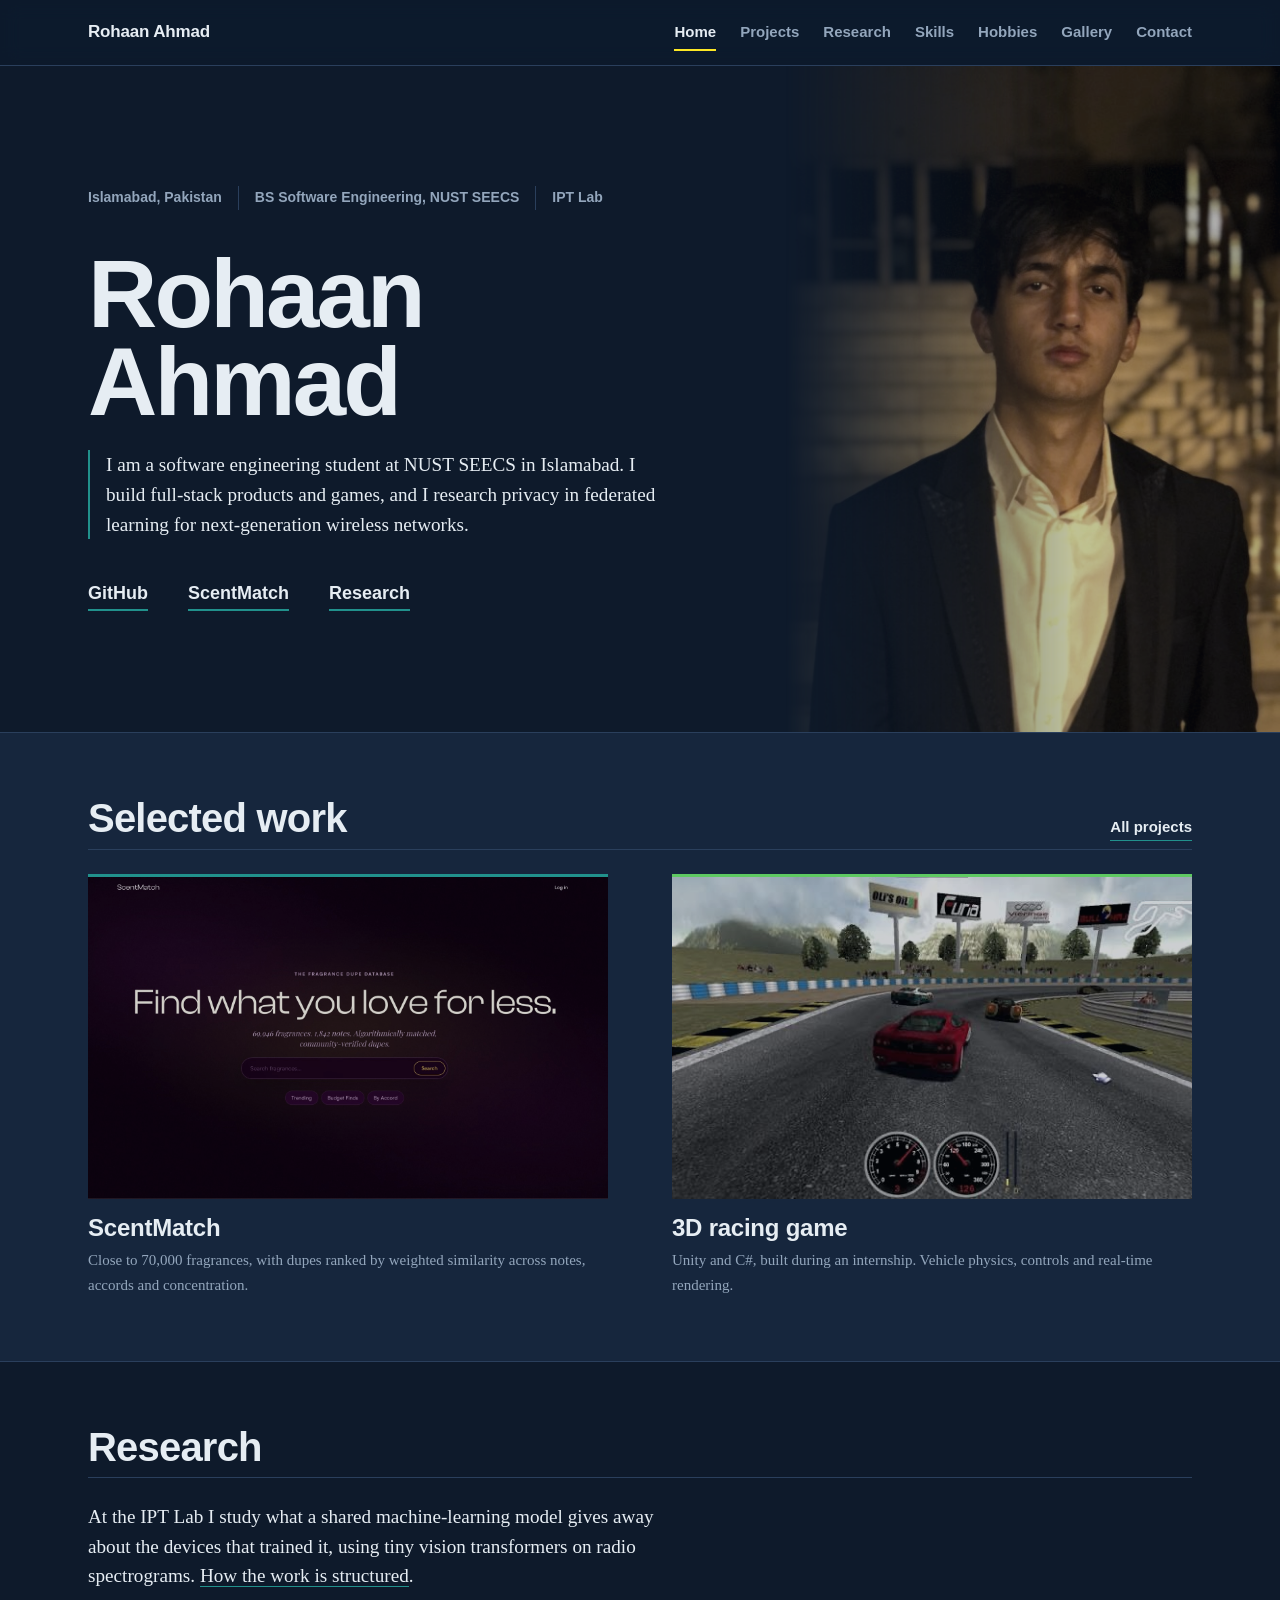
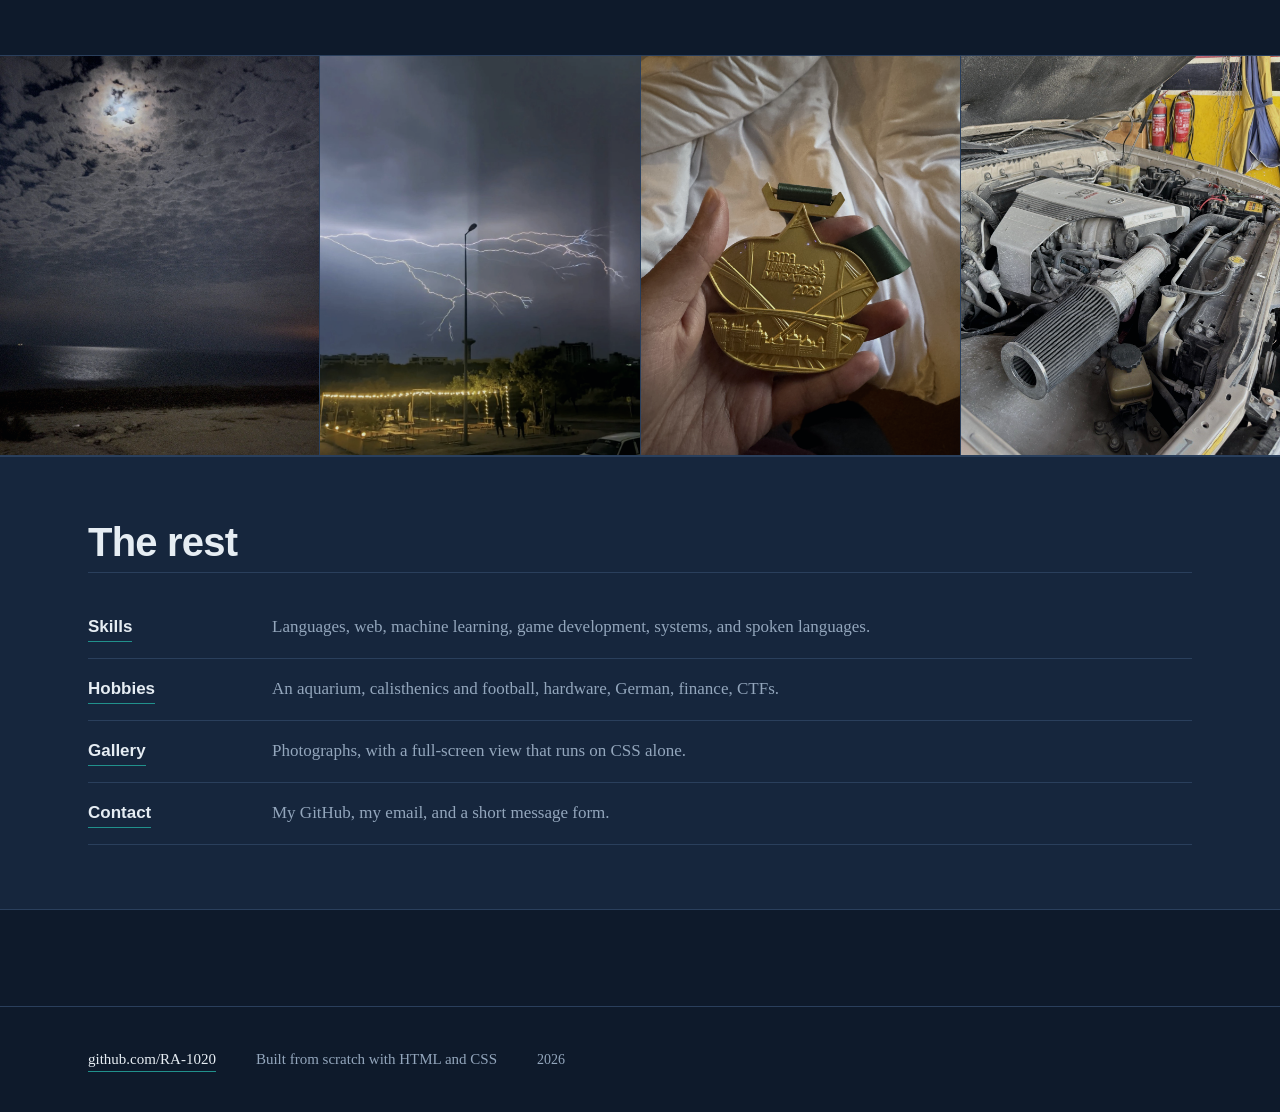
<file: index.html>
<!DOCTYPE html>
<html lang="en">
<head>
  <meta charset="utf-8">
  <meta name="viewport" content="width=device-width, initial-scale=1">
  <title>Rohaan Ahmad — software engineering student</title>
  <meta name="description" content="Rohaan Ahmad, software engineering student at NUST SEECS. I build full-stack products and games, and research privacy in federated learning for next-generation wireless networks.">
  <link rel="stylesheet" href="css/style.css">
</head>
<body>
  <a class="skip" href="#main">Skip to content</a>

  <header class="site">
    <div class="site-in">
      <a class="brand" href="index.html">Rohaan Ahmad</a>
      <nav class="nav" aria-label="Main">
        <ul>
          <li><a href="index.html" aria-current="page">Home</a></li>
          <li><a href="projects.html">Projects</a></li>
          <li><a href="research.html">Research</a></li>
          <li><a href="skills.html">Skills</a></li>
          <li><a href="hobbies.html">Hobbies</a></li>
          <li><a href="gallery.html">Gallery</a></li>
          <li><a href="contact.html">Contact</a></li>
        </ul>
      </nav>
    </div>
  </header>

  <main id="main">
    <section class="hero">
      <!-- object-position keeps the face in frame as the crop changes with the viewport -->
      <figure class="hero-photo photo" style="--photo-sat: 0.5; --photo-veil: 0.22; --photo-pos: 50% 34%">
        <img src="images/portrait.jpg" width="510" height="686" alt="Rohaan Ahmad, photographed at night.">
      </figure>
      <div class="wrap hero-in">
        <div class="hero-text">
          <ul class="rail list-plain">
            <li>Islamabad, Pakistan</li>
            <li>BS Software Engineering, NUST SEECS</li>
            <li>IPT Lab</li>
          </ul>
          <h1>Rohaan<br>Ahmad</h1>
          <p class="lede">I am a software engineering student at NUST SEECS in Islamabad. I build full-stack products and games, and I research privacy in federated learning for next-generation wireless networks.</p>
          <p class="hero-links">
            <a href="https://github.com/RA-1020">GitHub</a>
            <a href="https://scent-match-eight.vercel.app">ScentMatch</a>
            <a href="research.html">Research</a>
          </p>
        </div>
      </div>
    </section>

    <section class="band">
      <div class="wrap">
        <div class="section-head">
          <h2>Selected work</h2>
          <a href="projects.html">All projects</a>
        </div>
        <div class="work">
          <article style="--accent: #21918C">
            <a href="projects.html">
              <span class="shot photo" style="--photo-sat: 0.7; --photo-veil: 0.08; --photo-pos: 50% 34%">
                <img src="images/scentmatch.jpg" width="1600" height="949" loading="lazy" alt="Screenshot of the ScentMatch fragrance dupe discovery platform.">
              </span>
              <h3>ScentMatch</h3>
              <p>Close to 70,000 fragrances, with dupes ranked by weighted similarity across notes, accords and concentration.</p>
            </a>
          </article>
          <article style="--accent: #5EC962">
            <a href="projects.html">
              <span class="shot photo" style="--photo-sat: 0.6; --photo-veil: 0.16">
                <img src="images/racing.jpg" width="597" height="335" loading="lazy" alt="A third-person view of a racing game, with a car on a circuit and a speedometer.">
              </span>
              <h3>3D racing game</h3>
              <p>Unity and C#, built during an internship. Vehicle physics, controls and real-time rendering.</p>
            </a>
          </article>
        </div>
      </div>
    </section>

    <div class="wrap band-gap">
      <section class="section">
        <div class="section-head">
          <h2>Research</h2>
        </div>
        <p class="lede">At the IPT Lab I study what a shared machine-learning model gives away about the devices that trained it, using tiny vision transformers on radio spectrograms. <a href="research.html">How the work is structured</a>.</p>
      </section>
    </div>

    <!-- Each tile opens that photograph in the gallery's CSS lightbox. -->
    <section class="photostrip" aria-label="Photographs">
      <a class="photo" href="gallery.html#img-1" style="--photo-sat: 0.9; --photo-veil: 0.08; --photo-pos: 50% 44%">
        <img src="images/gallery-1.jpg" width="1600" height="1200" loading="lazy" alt="A full moon behind broken cloud over the sea at night.">
      </a>
      <a class="photo" href="gallery.html#img-4" style="--photo-sat: 0.9; --photo-veil: 0.08; --photo-pos: 50% 38%">
        <img src="images/gallery-2.jpg" width="897" height="1600" loading="lazy" alt="Forked lightning spreading across a night sky.">
      </a>
      <a class="photo" href="gallery.html#img-3" style="--photo-sat: 0.9; --photo-veil: 0.08; --photo-pos: 50% 48%">
        <img src="images/gallery-4.jpg" width="1200" height="1600" loading="lazy" alt="A gold finisher's medal from the Lahore Marathon held in one hand.">
      </a>
      <a class="photo" href="gallery.html#img-6" style="--photo-sat: 0.9; --photo-veil: 0.08; --photo-pos: 50% 46%">
        <img src="images/gallery-6.jpg" width="1200" height="1600" loading="lazy" alt="An open engine bay showing a V8 with an aftermarket cone air filter.">
      </a>
    </section>

    <section class="band">
      <div class="wrap">
        <div class="section-head">
          <h2>The rest</h2>
        </div>
        <ul class="list-plain index">
          <li><a href="skills.html">Skills</a><span>Languages, web, machine learning, game development, systems, and spoken languages.</span></li>
          <li><a href="hobbies.html">Hobbies</a><span>An aquarium, calisthenics and football, hardware, German, finance, CTFs.</span></li>
          <li><a href="gallery.html">Gallery</a><span>Photographs, with a full-screen view that runs on CSS alone.</span></li>
          <li><a href="contact.html">Contact</a><span>My GitHub, my email, and a short message form.</span></li>
        </ul>
      </div>
    </section>
  </main>

  <footer class="site-foot">
    <div class="site-foot-in">
      <a href="https://github.com/RA-1020">github.com/RA-1020</a>
      <span>Built from scratch with HTML and CSS</span>
      <small><time datetime="2026">2026</time></small>
    </div>
  </footer>
</body>
</html>
</file>
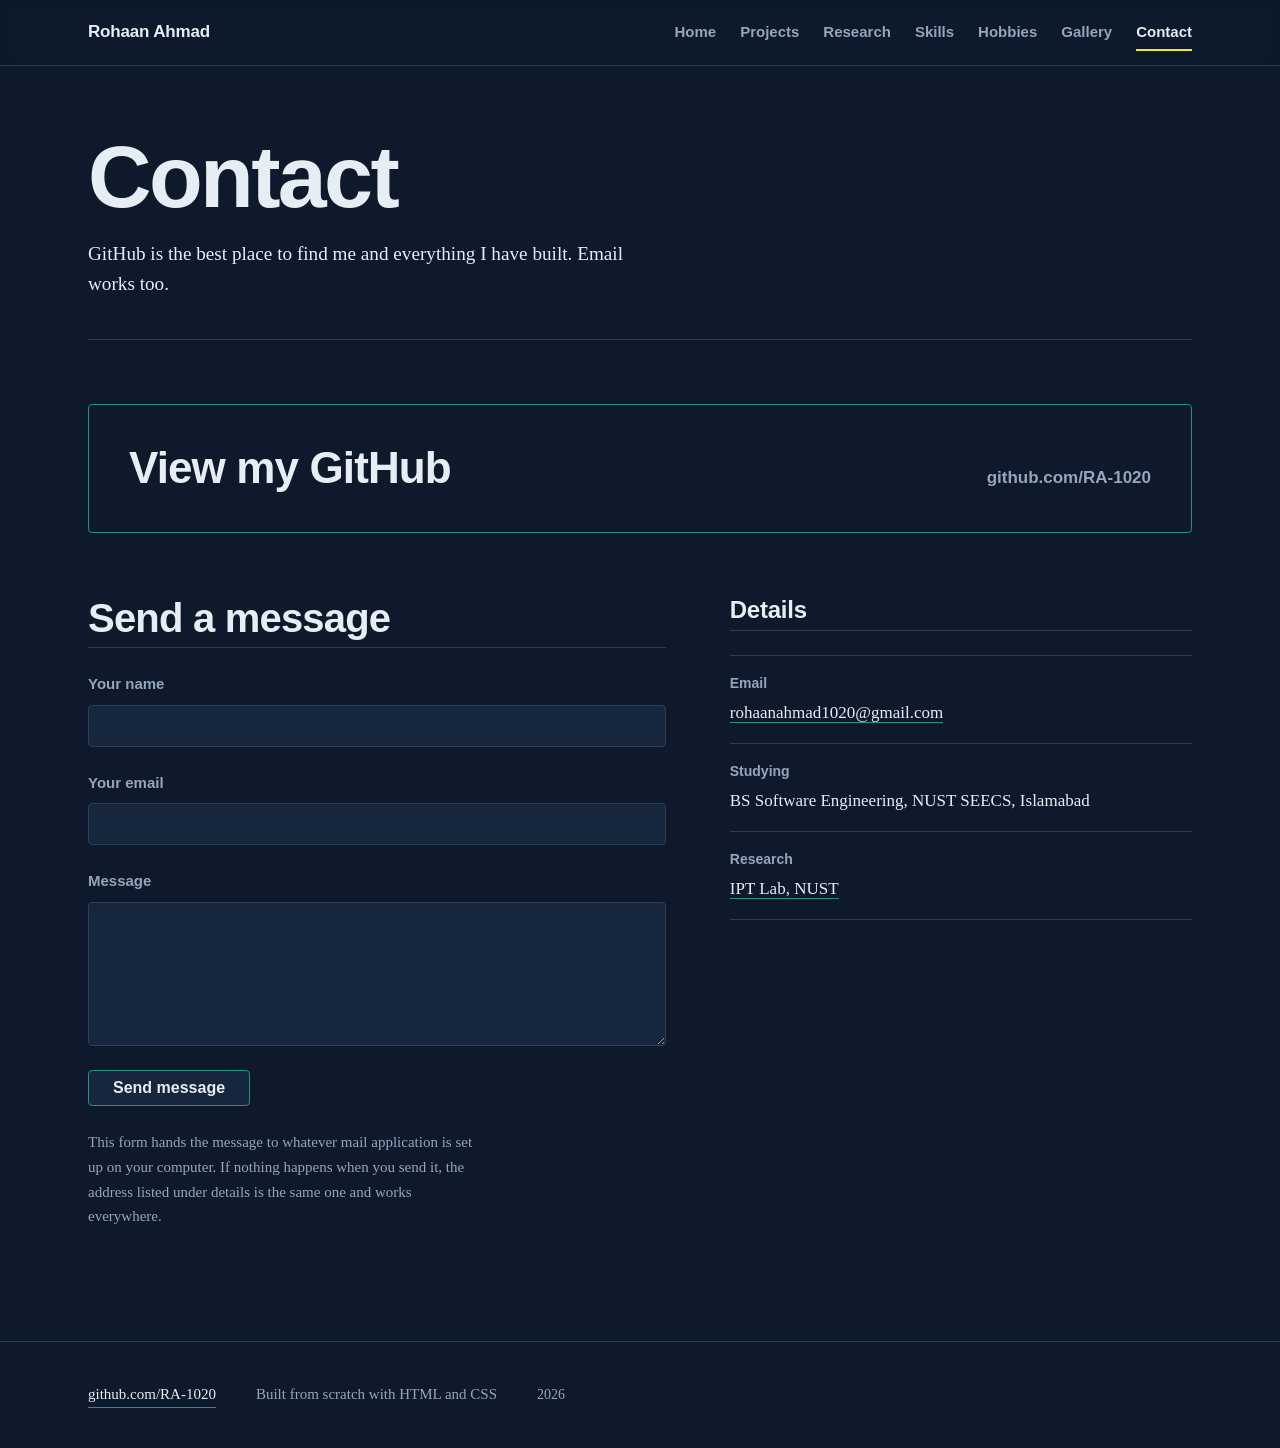
<file: contact.html>
<!DOCTYPE html>
<html lang="en">
<head>
  <meta charset="utf-8">
  <meta name="viewport" content="width=device-width, initial-scale=1">
  <title>Contact — Rohaan Ahmad</title>
  <meta name="description" content="Get in touch with Rohaan Ahmad through GitHub or email, or send a short message straight from the page.">
  <link rel="stylesheet" href="css/style.css">
</head>
<body>
  <a class="skip" href="#main">Skip to content</a>

  <header class="site">
    <div class="site-in">
      <a class="brand" href="index.html">Rohaan Ahmad</a>
      <nav class="nav" aria-label="Main">
        <ul>
          <li><a href="index.html">Home</a></li>
          <li><a href="projects.html">Projects</a></li>
          <li><a href="research.html">Research</a></li>
          <li><a href="skills.html">Skills</a></li>
          <li><a href="hobbies.html">Hobbies</a></li>
          <li><a href="gallery.html">Gallery</a></li>
          <li><a href="contact.html" aria-current="page">Contact</a></li>
        </ul>
      </nav>
    </div>
  </header>

  <main id="main">
    <div class="wrap">
      <div class="page-head">
        <h1>Contact</h1>
        <p class="lede">GitHub is the best place to find me and everything I have built. Email works too.</p>
      </div>

      <a class="cta" href="https://github.com/RA-1020">
        <span class="cta-title">View my GitHub</span>
        <span class="cta-url">github.com/RA-1020</span>
      </a>

      <section class="section">
        <div class="split">
          <div>
            <div class="section-head">
              <h2>Send a message</h2>
            </div>
            <!-- TODO: confirm rohaanahmad1020@gmail.com is the address to show publicly. -->
            <form action="mailto:rohaanahmad1020@gmail.com" method="post" enctype="text/plain">
              <p class="field">
                <label for="name">Your name</label>
                <input id="name" name="Name" type="text" autocomplete="name" required>
              </p>
              <p class="field">
                <label for="email">Your email</label>
                <input id="email" name="Email" type="email" autocomplete="email" required>
              </p>
              <p class="field">
                <label for="message">Message</label>
                <textarea id="message" name="Message" required></textarea>
              </p>
              <p class="field">
                <button type="submit">Send message</button>
              </p>
            </form>
            <p class="caveat">This form hands the message to whatever mail application is set up on your computer. If nothing happens when you send it, the address listed under details is the same one and works everywhere.</p>
          </div>

          <div>
            <div class="section-head">
              <h3>Details</h3>
            </div>
            <ul class="list-plain detail-list">
              <li>
                <span>Email</span>
                <a href="mailto:rohaanahmad1020@gmail.com">rohaanahmad1020@gmail.com</a>
              </li>
              <li>
                <span>Studying</span>
                BS Software Engineering, NUST SEECS, Islamabad
              </li>
              <li>
                <span>Research</span>
                <a href="research.html">IPT Lab, NUST</a>
              </li>
            </ul>
          </div>
        </div>
      </section>
    </div>
  </main>

  <footer class="site-foot">
    <div class="site-foot-in">
      <a href="https://github.com/RA-1020">github.com/RA-1020</a>
      <span>Built from scratch with HTML and CSS</span>
      <small><time datetime="2026">2026</time></small>
    </div>
  </footer>
</body>
</html>
</file>
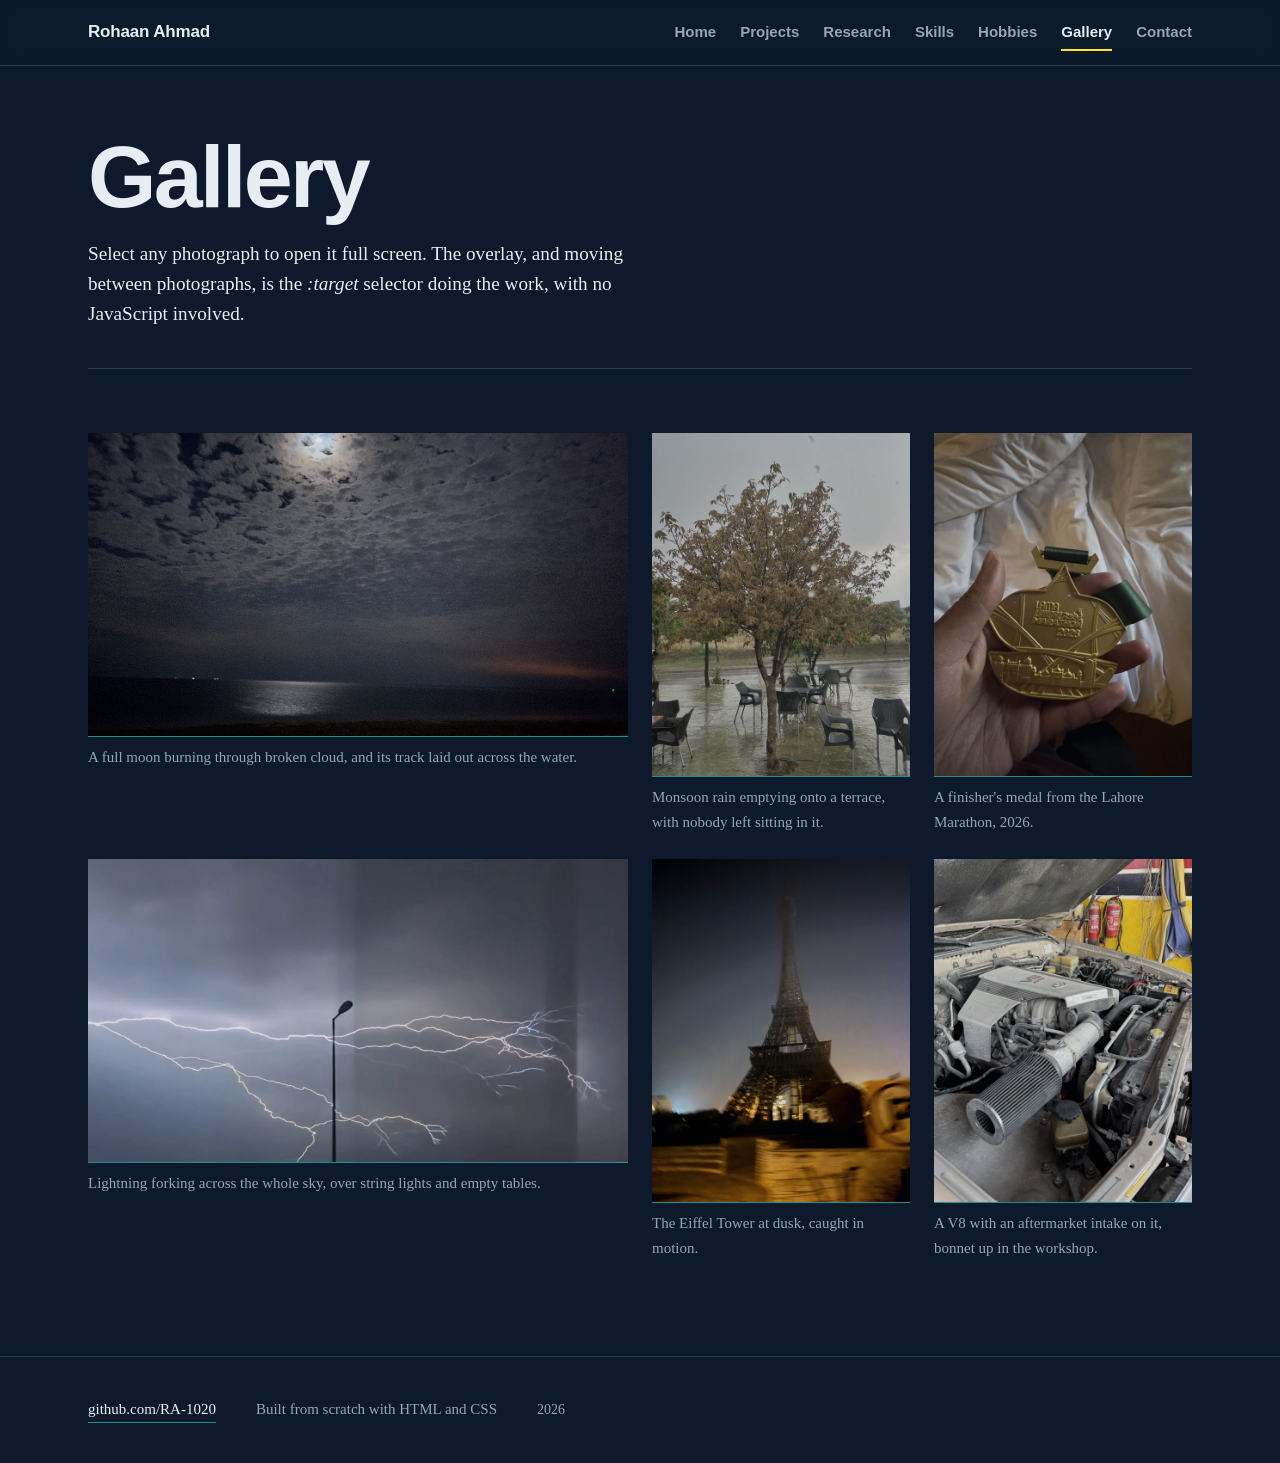
<file: gallery.html>
<!DOCTYPE html>
<html lang="en">
<head>
  <meta charset="utf-8">
  <meta name="viewport" content="width=device-width, initial-scale=1">
  <title>Gallery — Rohaan Ahmad</title>
  <meta name="description" content="A photo gallery with a full-screen view built entirely in CSS, using the :target selector instead of JavaScript.">
  <link rel="stylesheet" href="css/style.css">
</head>
<body>
  <a class="skip" href="#main">Skip to content</a>

  <header class="site">
    <div class="site-in">
      <a class="brand" href="index.html">Rohaan Ahmad</a>
      <nav class="nav" aria-label="Main">
        <ul>
          <li><a href="index.html">Home</a></li>
          <li><a href="projects.html">Projects</a></li>
          <li><a href="research.html">Research</a></li>
          <li><a href="skills.html">Skills</a></li>
          <li><a href="hobbies.html">Hobbies</a></li>
          <li><a href="gallery.html" aria-current="page">Gallery</a></li>
          <li><a href="contact.html">Contact</a></li>
        </ul>
      </nav>
    </div>
  </header>

  <main id="main">
    <div class="wrap">
      <div class="page-head">
        <h1>Gallery</h1>
        <p class="lede">Select any photograph to open it full screen. The overlay, and moving between photographs, is the <em>:target</em> selector doing the work, with no JavaScript involved.</p>
      </div>

      <!-- TODO: confirm the Lahore Marathon medal is yours to show, and tell me where the
           moon, lightning and rain photographs were taken if you want the places named. -->
      <section class="section" id="gallery">
        <ul class="grid list-plain">
          <li style="--span: 2">
            <figure>
              <a class="photo" href="#img-1" style="--ar: 16 / 9; --photo-sat: 0.85; --photo-veil: 0.08; --photo-pos: 50% 46%"><img src="images/gallery-1.jpg" width="1600" height="1200" loading="lazy" alt="A full moon behind broken cloud over the sea at night."></a>
              <figcaption>A full moon burning through broken cloud, and its track laid out across the water.</figcaption>
            </figure>
          </li>
          <li>
            <figure>
              <a class="photo" href="#img-2" style="--ar: 3 / 4; --photo-sat: 0.8; --photo-veil: 0.2; --photo-pos: 50% 50%"><img src="images/gallery-3.jpg" width="1200" height="1600" loading="lazy" alt="Heavy rain falling on a tree and an empty paved terrace."></a>
              <figcaption>Monsoon rain emptying onto a terrace, with nobody left sitting in it.</figcaption>
            </figure>
          </li>
          <li>
            <figure>
              <a class="photo" href="#img-3" style="--ar: 3 / 4; --photo-sat: 0.8; --photo-veil: 0.18; --photo-pos: 50% 50%"><img src="images/gallery-4.jpg" width="1200" height="1600" loading="lazy" alt="A gold finisher's medal from the Lahore Marathon held in one hand."></a>
              <figcaption>A finisher's medal from the Lahore Marathon, 2026.</figcaption>
            </figure>
          </li>
          <li style="--span: 2">
            <figure>
              <a class="photo" href="#img-4" style="--ar: 16 / 9; --photo-sat: 0.85; --photo-veil: 0.08; --photo-pos: 50% 38%"><img src="images/gallery-2.jpg" width="897" height="1600" loading="lazy" alt="Forked lightning spreading across a night sky above a lit outdoor seating area."></a>
              <figcaption>Lightning forking across the whole sky, over string lights and empty tables.</figcaption>
            </figure>
          </li>
          <li>
            <figure>
              <a class="photo" href="#img-5" style="--ar: 3 / 4; --photo-sat: 0.85; --photo-veil: 0.08; --photo-pos: 50% 42%"><img src="images/gallery-5.jpg" width="1200" height="1600" loading="lazy" alt="The Eiffel Tower at dusk, blurred by movement."></a>
              <figcaption>The Eiffel Tower at dusk, caught in motion.</figcaption>
            </figure>
          </li>
          <li>
            <figure>
              <a class="photo" href="#img-6" style="--ar: 3 / 4; --photo-sat: 0.85; --photo-veil: 0.08; --photo-pos: 50% 50%"><img src="images/gallery-6.jpg" width="1200" height="1600" loading="lazy" alt="An open engine bay showing a V8 engine with an aftermarket cone air filter."></a>
              <figcaption>A V8 with an aftermarket intake on it, bonnet up in the workshop.</figcaption>
            </figure>
          </li>
        </ul>
      </section>
    </div>

    <section class="lightbox" id="img-1" aria-label="Photograph one, full screen">
      <div class="lightbox-in">
        <figure>
          <img src="images/gallery-1.jpg" width="1600" height="1200" loading="lazy" alt="A full moon behind broken cloud over the sea at night.">
          <figcaption>A full moon burning through broken cloud, and its track laid out across the water.</figcaption>
        </figure>
        <p class="lb-nav">
          <a href="#img-6">Previous</a>
          <a href="#img-2">Next</a>
          <a class="lb-close" href="#gallery">Close</a>
        </p>
      </div>
    </section>

    <section class="lightbox" id="img-2" aria-label="Photograph two, full screen">
      <div class="lightbox-in">
        <figure>
          <img src="images/gallery-3.jpg" width="1200" height="1600" loading="lazy" alt="Heavy rain falling on a tree and an empty paved terrace.">
          <figcaption>Monsoon rain emptying onto a terrace, with nobody left sitting in it.</figcaption>
        </figure>
        <p class="lb-nav">
          <a href="#img-1">Previous</a>
          <a href="#img-3">Next</a>
          <a class="lb-close" href="#gallery">Close</a>
        </p>
      </div>
    </section>

    <section class="lightbox" id="img-3" aria-label="Photograph three, full screen">
      <div class="lightbox-in">
        <figure>
          <img src="images/gallery-4.jpg" width="1200" height="1600" loading="lazy" alt="A gold finisher's medal from the Lahore Marathon held in one hand.">
          <figcaption>A finisher's medal from the Lahore Marathon, 2026.</figcaption>
        </figure>
        <p class="lb-nav">
          <a href="#img-2">Previous</a>
          <a href="#img-4">Next</a>
          <a class="lb-close" href="#gallery">Close</a>
        </p>
      </div>
    </section>

    <section class="lightbox" id="img-4" aria-label="Photograph four, full screen">
      <div class="lightbox-in">
        <figure>
          <img src="images/gallery-2.jpg" width="897" height="1600" loading="lazy" alt="Forked lightning spreading across a night sky above a lit outdoor seating area.">
          <figcaption>Lightning forking across the whole sky, over string lights and empty tables.</figcaption>
        </figure>
        <p class="lb-nav">
          <a href="#img-3">Previous</a>
          <a href="#img-5">Next</a>
          <a class="lb-close" href="#gallery">Close</a>
        </p>
      </div>
    </section>

    <section class="lightbox" id="img-5" aria-label="Photograph five, full screen">
      <div class="lightbox-in">
        <figure>
          <img src="images/gallery-5.jpg" width="1200" height="1600" loading="lazy" alt="The Eiffel Tower at dusk, blurred by movement.">
          <figcaption>The Eiffel Tower at dusk, caught in motion.</figcaption>
        </figure>
        <p class="lb-nav">
          <a href="#img-4">Previous</a>
          <a href="#img-6">Next</a>
          <a class="lb-close" href="#gallery">Close</a>
        </p>
      </div>
    </section>

    <section class="lightbox" id="img-6" aria-label="Photograph six, full screen">
      <div class="lightbox-in">
        <figure>
          <img src="images/gallery-6.jpg" width="1200" height="1600" loading="lazy" alt="An open engine bay showing a V8 engine with an aftermarket cone air filter.">
          <figcaption>A V8 with an aftermarket intake on it, bonnet up in the workshop.</figcaption>
        </figure>
        <p class="lb-nav">
          <a href="#img-5">Previous</a>
          <a href="#img-1">Next</a>
          <a class="lb-close" href="#gallery">Close</a>
        </p>
      </div>
    </section>
  </main>

  <footer class="site-foot">
    <div class="site-foot-in">
      <a href="https://github.com/RA-1020">github.com/RA-1020</a>
      <span>Built from scratch with HTML and CSS</span>
      <small><time datetime="2026">2026</time></small>
    </div>
  </footer>
</body>
</html>
</file>
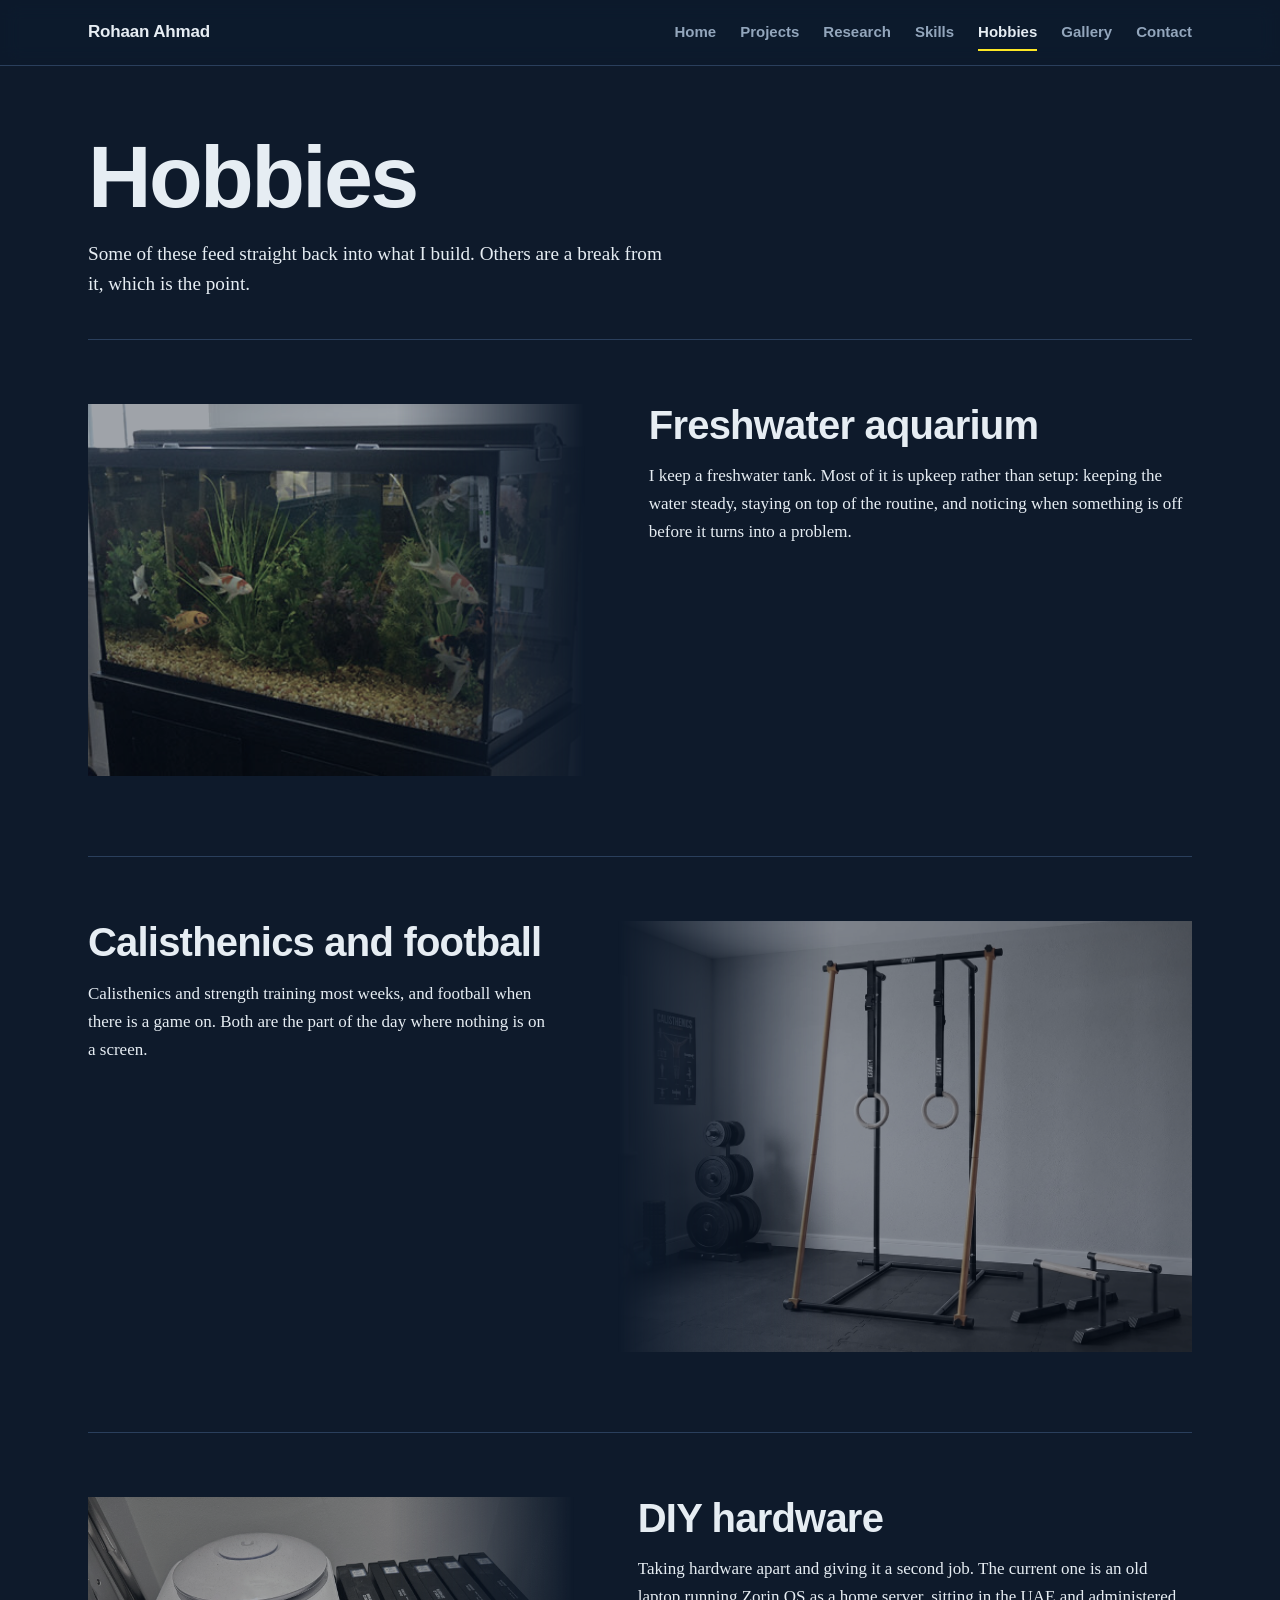
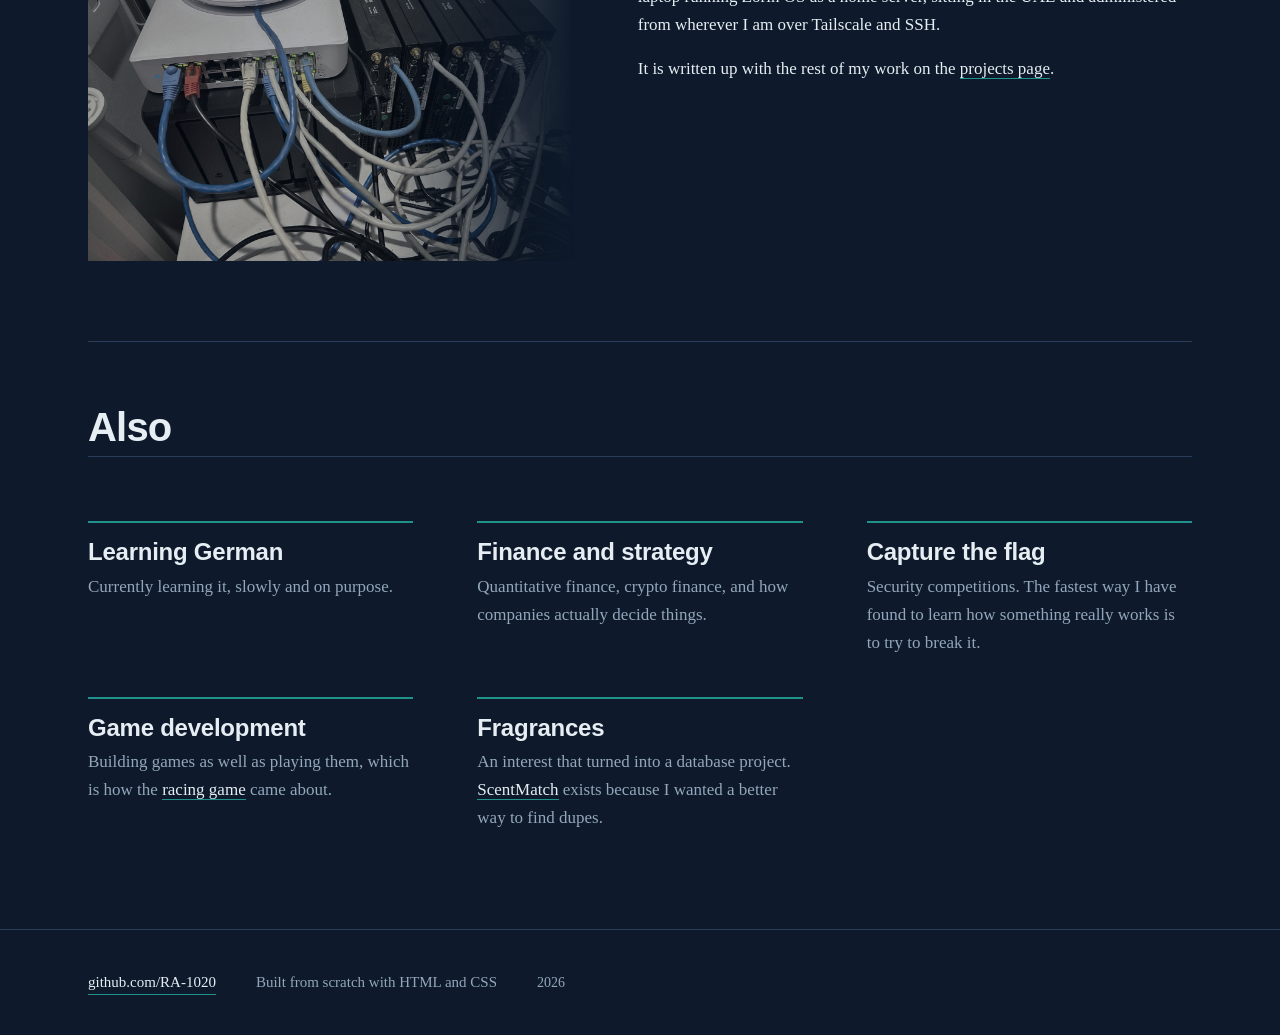
<file: hobbies.html>
<!DOCTYPE html>
<html lang="en">
<head>
  <meta charset="utf-8">
  <meta name="viewport" content="width=device-width, initial-scale=1">
  <title>Hobbies — Rohaan Ahmad</title>
  <meta name="description" content="What Rohaan Ahmad does away from coursework: a freshwater aquarium, calisthenics and football, DIY hardware and a home server, German, finance, capture-the-flag competitions, game development and fragrances.">
  <link rel="stylesheet" href="css/style.css">
</head>
<body>
  <a class="skip" href="#main">Skip to content</a>

  <header class="site">
    <div class="site-in">
      <a class="brand" href="index.html">Rohaan Ahmad</a>
      <nav class="nav" aria-label="Main">
        <ul>
          <li><a href="index.html">Home</a></li>
          <li><a href="projects.html">Projects</a></li>
          <li><a href="research.html">Research</a></li>
          <li><a href="skills.html">Skills</a></li>
          <li><a href="hobbies.html" aria-current="page">Hobbies</a></li>
          <li><a href="gallery.html">Gallery</a></li>
          <li><a href="contact.html">Contact</a></li>
        </ul>
      </nav>
    </div>
  </header>

  <main id="main">
    <div class="wrap">
      <div class="page-head">
        <h1>Hobbies</h1>
        <p class="lede">Some of these feed straight back into what I build. Others are a break from it, which is the point.</p>
      </div>

      <!-- Reference image, not Rohaan's own tank. Alt text and copy describe a tank, never claim this one. -->
      <section class="hobby hobby-a">
        <figure class="photo" style="--photo-sat: 0.45; --photo-veil: 0.36; --photo-pos: 50% 50%">
          <img src="images/hobby-aquarium.jpg" width="500" height="340" loading="lazy" alt="A planted freshwater aquarium with goldfish.">
        </figure>
        <div>
          <h2>Freshwater aquarium</h2>
          <p>I keep a freshwater tank. Most of it is upkeep rather than setup: keeping the water steady, staying on top of the routine, and noticing when something is off before it turns into a problem.</p>
        </div>
      </section>

      <!-- Reference image, not Rohaan's own setup. Alt text describes the equipment, nothing more. -->
      <section class="hobby hobby-b">
        <figure class="photo" style="--photo-sat: 0.45; --photo-veil: 0.42; --photo-pos: 50% 54%">
          <img src="images/hobby-training.jpg" width="1600" height="893" loading="lazy" alt="A pull-up rack with gymnastic rings, parallettes, kettlebells and weight plates.">
        </figure>
        <div>
          <h2>Calisthenics and football</h2>
          <p>Calisthenics and strength training most weeks, and football when there is a game on. Both are the part of the day where nothing is on a screen.</p>
        </div>
      </section>

      <!-- TODO: this photo shows a network switch, a NAS and five mini PCs, not the old Zorin laptop
           the copy describes. Same setup, or should the copy change to match the photo? -->
      <section class="hobby hobby-c">
        <figure class="photo" style="--photo-sat: 0.5; --photo-veil: 0.34; --photo-pos: 50% 46%">
          <img src="images/hobby-hardware.jpg" width="1600" height="1200" loading="lazy" alt="A network switch, an access point, a NAS and a row of small PCs, heavily cabled.">
        </figure>
        <div>
          <h2>DIY hardware</h2>
          <p>Taking hardware apart and giving it a second job. The current one is an old laptop running Zorin OS as a home server, sitting in the UAE and administered from wherever I am over Tailscale and SSH.</p>
          <p>It is written up with the rest of my work on the <a href="projects.html">projects page</a>.</p>
        </div>
      </section>

      <section class="section">
        <div class="section-head">
          <h2>Also</h2>
        </div>
        <div class="more">
          <section>
            <h3>Learning German</h3>
            <p>Currently learning it, slowly and on purpose.</p>
          </section>
          <section>
            <h3>Finance and strategy</h3>
            <p>Quantitative finance, crypto finance, and how companies actually decide things.</p>
          </section>
          <section>
            <h3>Capture the flag</h3>
            <p>Security competitions. The fastest way I have found to learn how something really works is to try to break it.</p>
          </section>
          <section>
            <h3>Game development</h3>
            <p>Building games as well as playing them, which is how the <a href="projects.html">racing game</a> came about.</p>
          </section>
          <section>
            <h3>Fragrances</h3>
            <p>An interest that turned into a database project. <a href="projects.html">ScentMatch</a> exists because I wanted a better way to find dupes.</p>
          </section>
        </div>
      </section>
    </div>
  </main>

  <footer class="site-foot">
    <div class="site-foot-in">
      <a href="https://github.com/RA-1020">github.com/RA-1020</a>
      <span>Built from scratch with HTML and CSS</span>
      <small><time datetime="2026">2026</time></small>
    </div>
  </footer>
</body>
</html>
</file>
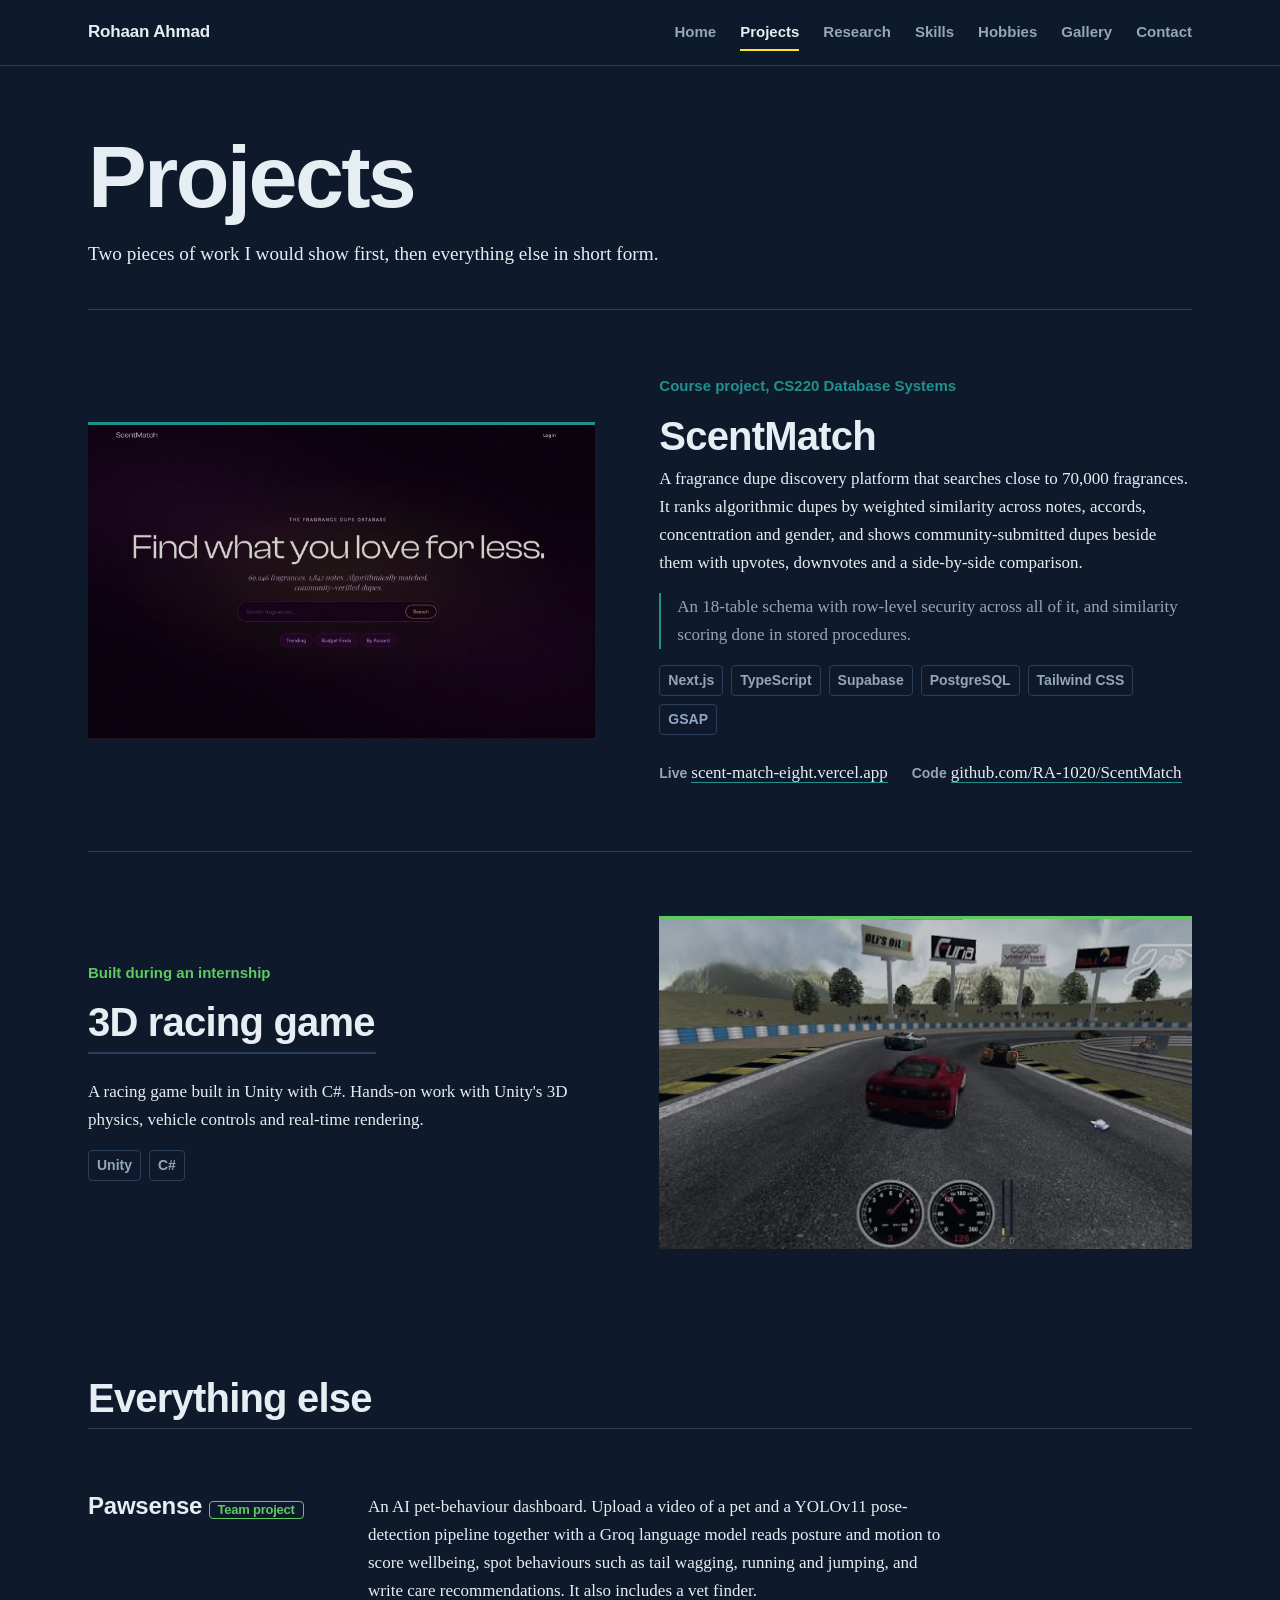
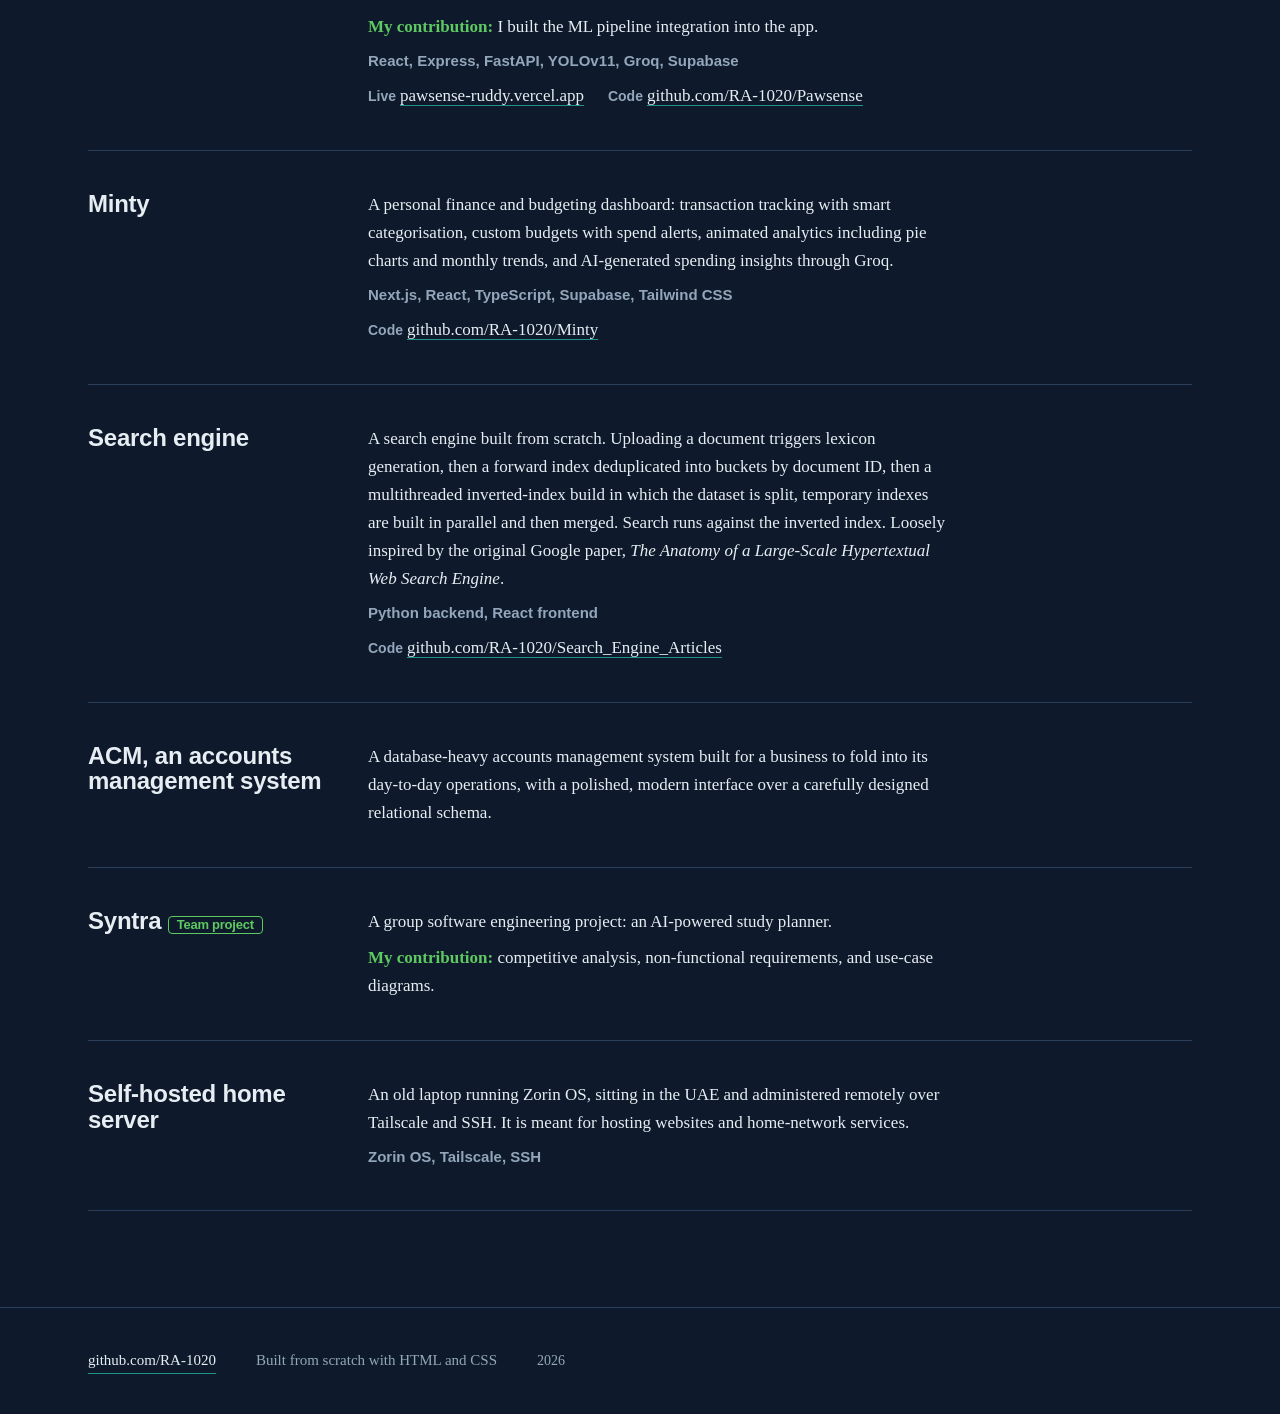
<file: projects.html>
<!DOCTYPE html>
<html lang="en">
<head>
  <meta charset="utf-8">
  <meta name="viewport" content="width=device-width, initial-scale=1">
  <title>Projects — Rohaan Ahmad</title>
  <meta name="description" content="Projects by Rohaan Ahmad: ScentMatch, a 3D racing game in Unity, Pawsense, Minty, a search engine built from scratch, an accounts management system, Syntra, and a self-hosted home server.">
  <link rel="stylesheet" href="css/style.css">
</head>
<body>
  <a class="skip" href="#main">Skip to content</a>

  <header class="site">
    <div class="site-in">
      <a class="brand" href="index.html">Rohaan Ahmad</a>
      <nav class="nav" aria-label="Main">
        <ul>
          <li><a href="index.html">Home</a></li>
          <li><a href="projects.html" aria-current="page">Projects</a></li>
          <li><a href="research.html">Research</a></li>
          <li><a href="skills.html">Skills</a></li>
          <li><a href="hobbies.html">Hobbies</a></li>
          <li><a href="gallery.html">Gallery</a></li>
          <li><a href="contact.html">Contact</a></li>
        </ul>
      </nav>
    </div>
  </header>

  <main id="main">
    <div class="wrap">
      <div class="page-head">
        <h1>Projects</h1>
        <p class="lede">Two pieces of work I would show first, then everything else in short form.</p>
      </div>

      <!-- Inline CSS carries the per-project accent; the internal stylesheet reads it. -->
      <article class="feature" style="--accent: #21918C">
        <figure class="feature-shot photo" style="--photo-sat: 0.7; --photo-veil: 0.08; --photo-pos: 50% 34%">
          <img src="images/scentmatch.jpg" width="1600" height="949" loading="lazy" alt="Screenshot of the ScentMatch fragrance dupe discovery platform.">
        </figure>
        <div>
          <span class="feature-kind">Course project, CS220 Database Systems</span>
          <h2>ScentMatch</h2>
          <p>A fragrance dupe discovery platform that searches close to 70,000 fragrances. It ranks algorithmic dupes by weighted similarity across notes, accords, concentration and gender, and shows community-submitted dupes beside them with upvotes, downvotes and a side-by-side comparison.</p>
          <p class="detail">An 18-table schema with row-level security across all of it, and similarity scoring done in stored procedures.</p>
          <ul class="stack">
            <li>Next.js</li>
            <li>TypeScript</li>
            <li>Supabase</li>
            <li>PostgreSQL</li>
            <li>Tailwind CSS</li>
            <li>GSAP</li>
          </ul>
          <p class="links">
            <span><span class="lbl">Live</span><a href="https://scent-match-eight.vercel.app">scent-match-eight.vercel.app</a></span>
            <span><span class="lbl">Code</span><a href="https://github.com/RA-1020/ScentMatch">github.com/RA-1020/ScentMatch</a></span>
          </p>
        </div>
      </article>

      <!-- TODO: this is a reference image, not a frame from the build. Send a real screenshot
           and one standout detail, or say the word and I will replace it with a CSS-drawn block. -->
      <article class="feature feature-flip feature-racing" style="--accent: #5EC962">
        <figure class="feature-shot photo" style="--photo-sat: 0.55; --photo-veil: 0.22">
          <img src="images/racing.jpg" width="597" height="335" loading="lazy" alt="A third-person view of a racing game, with a car on a circuit and a speedometer.">
        </figure>
        <div>
          <span class="feature-kind">Built during an internship</span>
          <h2>3D racing game</h2>
          <span class="track"><span class="car"></span></span>
          <p>A racing game built in Unity with C#. Hands-on work with Unity's 3D physics, vehicle controls and real-time rendering.</p>
          <ul class="stack">
            <li>Unity</li>
            <li>C#</li>
          </ul>
        </div>
      </article>

      <section class="section">
        <div class="section-head">
          <h2>Everything else</h2>
        </div>

        <article class="row">
          <h3>Pawsense <span class="chip">Team project</span></h3>
          <div>
            <p>An AI pet-behaviour dashboard. Upload a video of a pet and a YOLOv11 pose-detection pipeline together with a Groq language model reads posture and motion to score wellbeing, spot behaviours such as tail wagging, running and jumping, and write care recommendations. It also includes a vet finder.</p>
            <p class="contribution"><strong>My contribution:</strong> I built the ML pipeline integration into the app.</p>
            <p class="stackline">React, Express, FastAPI, YOLOv11, Groq, Supabase</p>
            <p class="links">
              <span><span class="lbl">Live</span><a href="https://pawsense-ruddy.vercel.app">pawsense-ruddy.vercel.app</a></span>
              <span><span class="lbl">Code</span><a href="https://github.com/RA-1020/Pawsense">github.com/RA-1020/Pawsense</a></span>
            </p>
          </div>
        </article>

        <article class="row">
          <h3>Minty</h3>
          <div>
            <p>A personal finance and budgeting dashboard: transaction tracking with smart categorisation, custom budgets with spend alerts, animated analytics including pie charts and monthly trends, and AI-generated spending insights through Groq.</p>
            <p class="stackline">Next.js, React, TypeScript, Supabase, Tailwind CSS</p>
            <p class="links">
              <span><span class="lbl">Code</span><a href="https://github.com/RA-1020/Minty">github.com/RA-1020/Minty</a></span>
            </p>
          </div>
        </article>

        <article class="row">
          <h3>Search engine</h3>
          <div>
            <p>A search engine built from scratch. Uploading a document triggers lexicon generation, then a forward index deduplicated into buckets by document ID, then a multithreaded inverted-index build in which the dataset is split, temporary indexes are built in parallel and then merged. Search runs against the inverted index. Loosely inspired by the original Google paper, <em>The Anatomy of a Large-Scale Hypertextual Web Search Engine</em>.</p>
            <p class="stackline">Python backend, React frontend</p>
            <p class="links">
              <span><span class="lbl">Code</span><a href="https://github.com/RA-1020/Search_Engine_Articles">github.com/RA-1020/Search_Engine_Articles</a></span>
            </p>
          </div>
        </article>

        <article class="row">
          <h3>ACM, an accounts management system</h3>
          <div>
            <p>A database-heavy accounts management system built for a business to fold into its day-to-day operations, with a polished, modern interface over a carefully designed relational schema.</p>
            <!-- TODO: repository or live link for ACM, if there is one to share -->
          </div>
        </article>

        <article class="row">
          <h3>Syntra <span class="chip">Team project</span></h3>
          <div>
            <p>A group software engineering project: an AI-powered study planner.</p>
            <p class="contribution"><strong>My contribution:</strong> competitive analysis, non-functional requirements, and use-case diagrams.</p>
          </div>
        </article>

        <article class="row">
          <h3>Self-hosted home server</h3>
          <div>
            <p>An old laptop running Zorin OS, sitting in the UAE and administered remotely over Tailscale and SSH. It is meant for hosting websites and home-network services.</p>
            <p class="stackline">Zorin OS, Tailscale, SSH</p>
          </div>
        </article>
      </section>
    </div>
  </main>

  <footer class="site-foot">
    <div class="site-foot-in">
      <a href="https://github.com/RA-1020">github.com/RA-1020</a>
      <span>Built from scratch with HTML and CSS</span>
      <small><time datetime="2026">2026</time></small>
    </div>
  </footer>
</body>
</html>
</file>
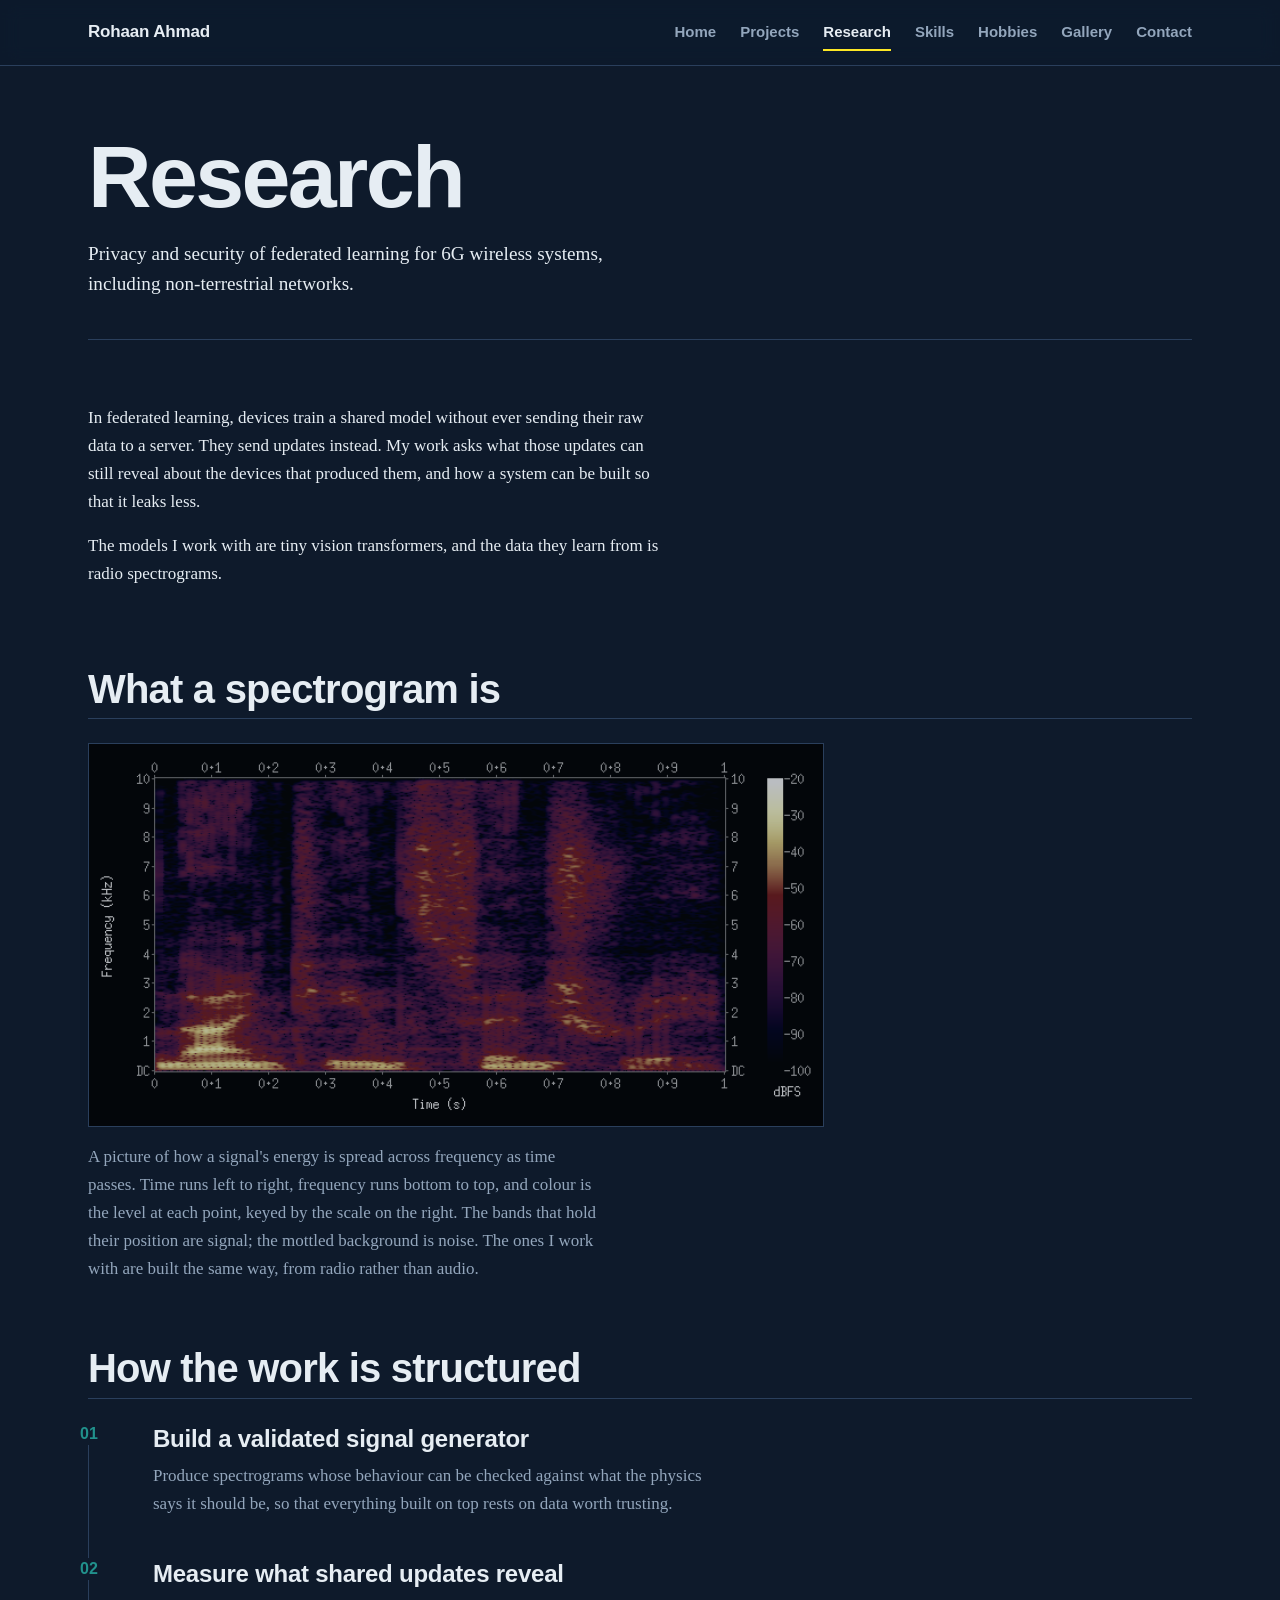
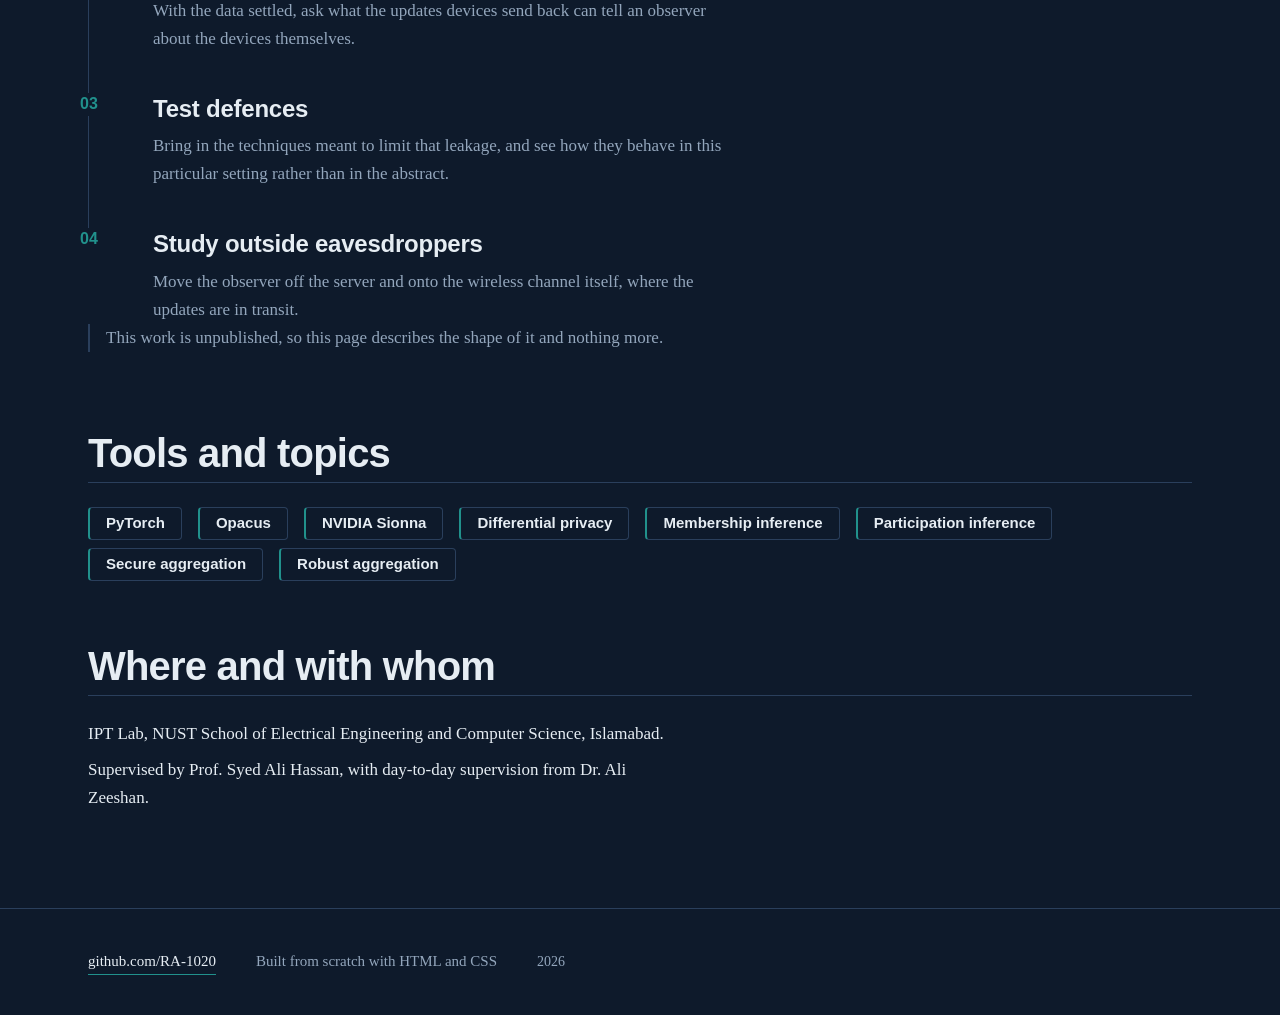
<file: research.html>
<!DOCTYPE html>
<html lang="en">
<head>
  <meta charset="utf-8">
  <meta name="viewport" content="width=device-width, initial-scale=1">
  <title>Research — Rohaan Ahmad</title>
  <meta name="description" content="Undergraduate research at the IPT Lab, NUST, on privacy and security of federated learning for 6G wireless systems, using tiny vision transformers on radio spectrograms.">
  <link rel="stylesheet" href="css/style.css">
</head>
<body>
  <a class="skip" href="#main">Skip to content</a>

  <header class="site">
    <div class="site-in">
      <a class="brand" href="index.html">Rohaan Ahmad</a>
      <nav class="nav" aria-label="Main">
        <ul>
          <li><a href="index.html">Home</a></li>
          <li><a href="projects.html">Projects</a></li>
          <li><a href="research.html" aria-current="page">Research</a></li>
          <li><a href="skills.html">Skills</a></li>
          <li><a href="hobbies.html">Hobbies</a></li>
          <li><a href="gallery.html">Gallery</a></li>
          <li><a href="contact.html">Contact</a></li>
        </ul>
      </nav>
    </div>
  </header>

  <main id="main">
    <div class="wrap">
      <div class="page-head">
        <h1>Research</h1>
        <p class="lede">Privacy and security of federated learning for 6G wireless systems, including non-terrestrial networks.</p>
      </div>

      <section class="section">
        <p>In federated learning, devices train a shared model without ever sending their raw data to a server. They send updates instead. My work asks what those updates can still reveal about the devices that produced them, and how a system can be built so that it leaks less.</p>
        <p>The models I work with are tiny vision transformers, and the data they learn from is radio spectrograms.</p>
      </section>

      <section class="section">
        <div class="section-head">
          <h2>What a spectrogram is</h2>
        </div>
        <figure class="spectro-lead">
          <span class="photo spectro-frame" style="--photo-sat: 0.36; --photo-veil: 0.24">
            <img src="images/spectrogram.png" width="596" height="335" loading="lazy" alt="An abstract rendering of signal energy.">
          </span>
          <figcaption>A picture of how a signal's energy is spread across frequency as time passes. Time runs left to right, frequency runs bottom to top, and colour is the level at each point, keyed by the scale on the right. The bands that hold their position are signal; the mottled background is noise. The ones I work with are built the same way, from radio rather than audio.</figcaption>
        </figure>

      </section>

      <section class="section">
        <div class="section-head">
          <h2>How the work is structured</h2>
        </div>
        <ol class="timeline">
          <li>
            <h3>Build a validated signal generator</h3>
            <p>Produce spectrograms whose behaviour can be checked against what the physics says it should be, so that everything built on top rests on data worth trusting.</p>
          </li>
          <li>
            <h3>Measure what shared updates reveal</h3>
            <p>With the data settled, ask what the updates devices send back can tell an observer about the devices themselves.</p>
          </li>
          <li>
            <h3>Test defences</h3>
            <p>Bring in the techniques meant to limit that leakage, and see how they behave in this particular setting rather than in the abstract.</p>
          </li>
          <li>
            <h3>Study outside eavesdroppers</h3>
            <p>Move the observer off the server and onto the wireless channel itself, where the updates are in transit.</p>
          </li>
        </ol>
        <p class="note">This work is unpublished, so this page describes the shape of it and nothing more.</p>
      </section>

      <section class="section">
        <div class="section-head">
          <h2>Tools and topics</h2>
        </div>
        <ul class="topics">
          <li>PyTorch</li>
          <li>Opacus</li>
          <li>NVIDIA Sionna</li>
          <li>Differential privacy</li>
          <li>Membership inference</li>
          <li>Participation inference</li>
          <li>Secure aggregation</li>
          <li>Robust aggregation</li>
        </ul>
      </section>

      <section class="section people">
        <div class="section-head">
          <h2>Where and with whom</h2>
        </div>
        <p>IPT Lab, NUST School of Electrical Engineering and Computer Science, Islamabad.</p>
        <p>Supervised by Prof. Syed Ali Hassan, with day-to-day supervision from Dr. Ali Zeeshan.</p>
      </section>
    </div>
  </main>

  <footer class="site-foot">
    <div class="site-foot-in">
      <a href="https://github.com/RA-1020">github.com/RA-1020</a>
      <span>Built from scratch with HTML and CSS</span>
      <small><time datetime="2026">2026</time></small>
    </div>
  </footer>
</body>
</html>
</file>
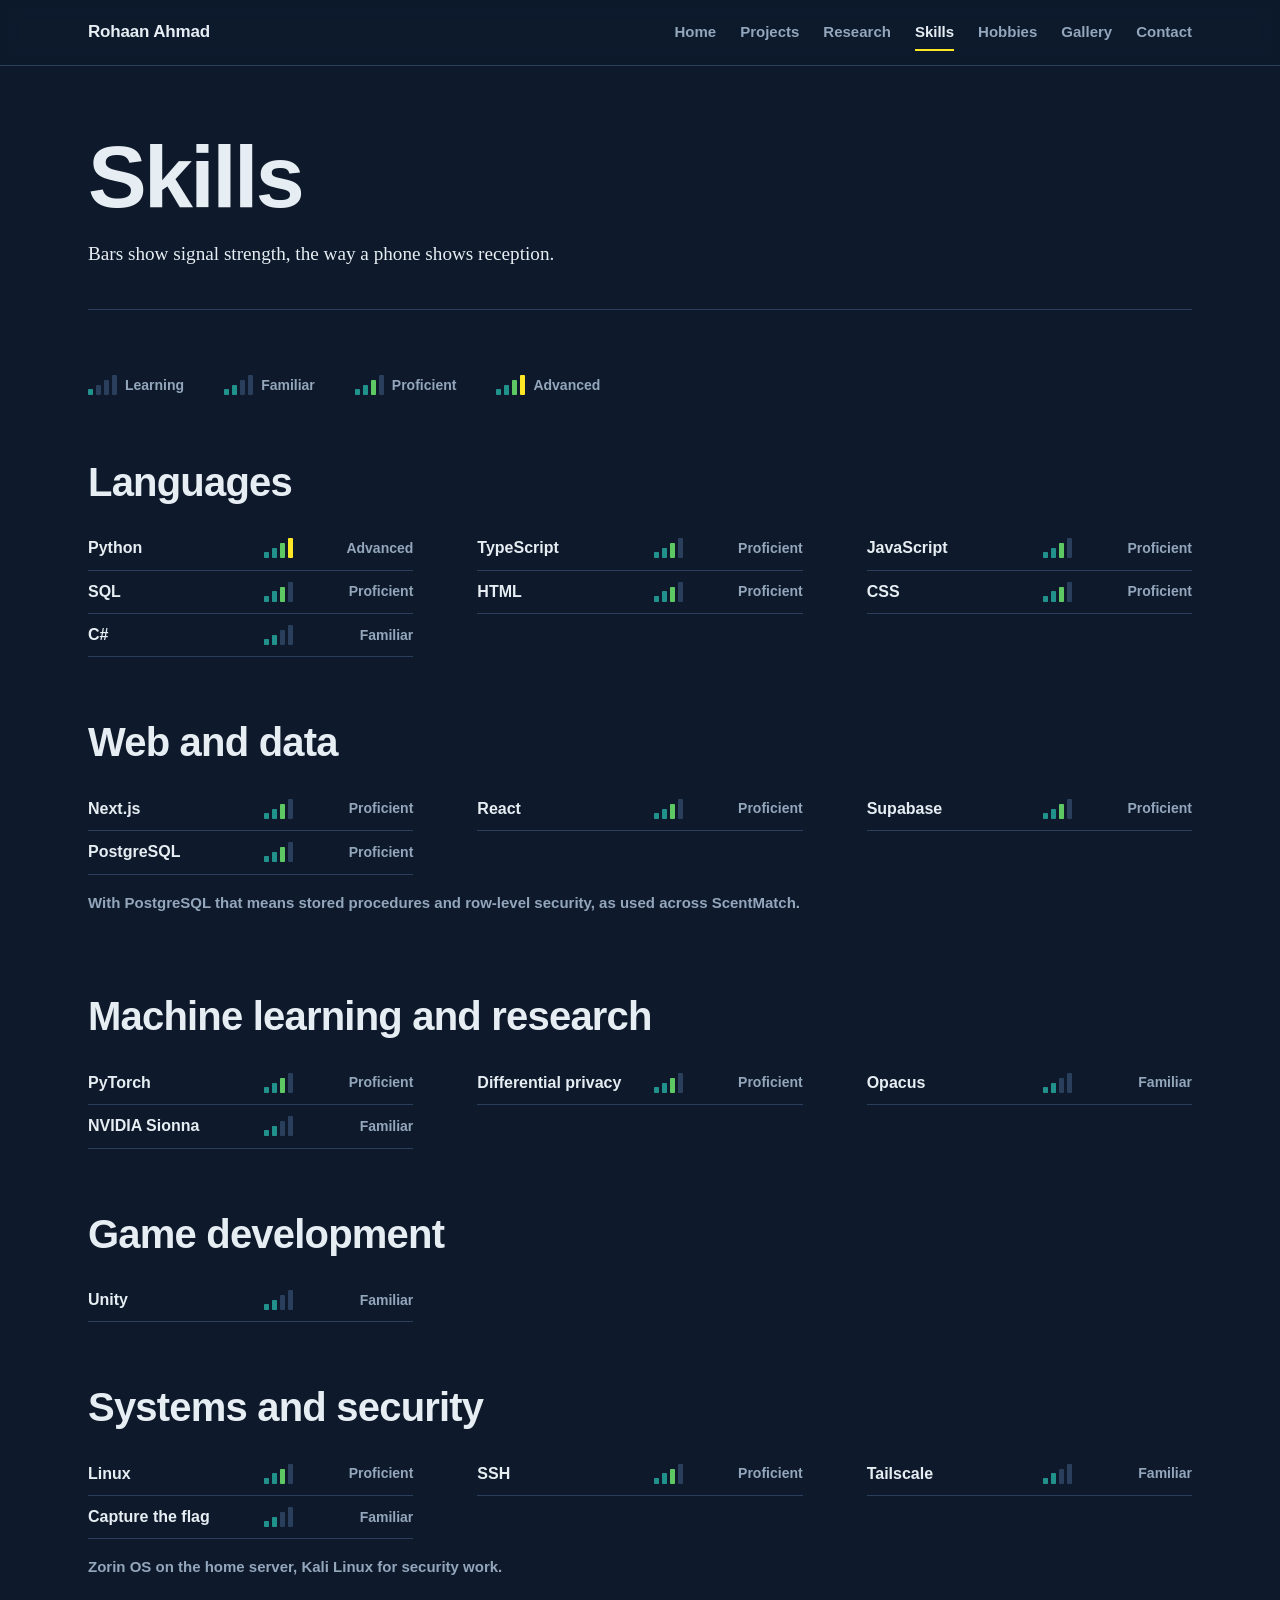
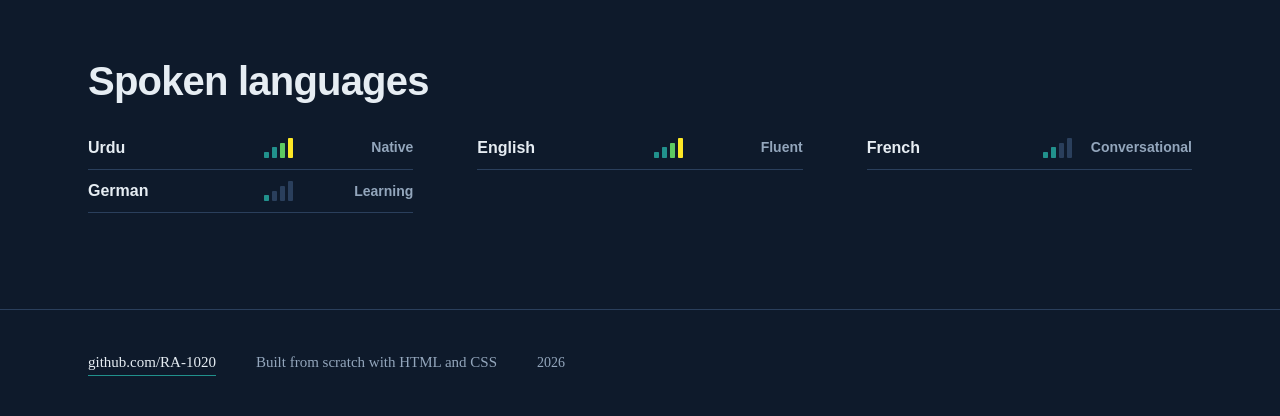
<file: skills.html>
<!DOCTYPE html>
<html lang="en">
<head>
  <meta charset="utf-8">
  <meta name="viewport" content="width=device-width, initial-scale=1">
  <title>Skills — Rohaan Ahmad</title>
  <meta name="description" content="What Rohaan Ahmad works with: programming languages, web and database tools, machine learning and research libraries, game development, systems and security, and spoken languages.">
  <link rel="stylesheet" href="css/style.css">
</head>
<body>
  <a class="skip" href="#main">Skip to content</a>

  <header class="site">
    <div class="site-in">
      <a class="brand" href="index.html">Rohaan Ahmad</a>
      <nav class="nav" aria-label="Main">
        <ul>
          <li><a href="index.html">Home</a></li>
          <li><a href="projects.html">Projects</a></li>
          <li><a href="research.html">Research</a></li>
          <li><a href="skills.html" aria-current="page">Skills</a></li>
          <li><a href="hobbies.html">Hobbies</a></li>
          <li><a href="gallery.html">Gallery</a></li>
          <li><a href="contact.html">Contact</a></li>
        </ul>
      </nav>
    </div>
  </header>

  <main id="main">
    <div class="wrap">
      <div class="page-head">
        <h1>Skills</h1>
        <p class="lede">Bars show signal strength, the way a phone shows reception.</p>
      </div>

      <section class="section">
        <ul class="legend">
          <li><span class="bars" style="--level: 1"><span></span><span></span><span></span><span></span></span> Learning</li>
          <li><span class="bars" style="--level: 2"><span></span><span></span><span></span><span></span></span> Familiar</li>
          <li><span class="bars" style="--level: 3"><span></span><span></span><span></span><span></span></span> Proficient</li>
          <li><span class="bars" style="--level: 4"><span></span><span></span><span></span><span></span></span> Advanced</li>
        </ul>
      </section>

      <!-- TODO: these levels are my draft from Rohaan's projects and research. Replace with his own numbers. -->
      <section class="group">
        <h2>Languages</h2>
        <ul class="skills list-plain">
          <li class="skill" style="--level: 4"><span class="name">Python</span><span class="bars" aria-hidden="true"><span></span><span></span><span></span><span></span></span><span class="lvl">Advanced</span></li>
          <li class="skill" style="--level: 3"><span class="name">TypeScript</span><span class="bars" aria-hidden="true"><span></span><span></span><span></span><span></span></span><span class="lvl">Proficient</span></li>
          <li class="skill" style="--level: 3"><span class="name">JavaScript</span><span class="bars" aria-hidden="true"><span></span><span></span><span></span><span></span></span><span class="lvl">Proficient</span></li>
          <li class="skill" style="--level: 3"><span class="name">SQL</span><span class="bars" aria-hidden="true"><span></span><span></span><span></span><span></span></span><span class="lvl">Proficient</span></li>
          <li class="skill" style="--level: 3"><span class="name">HTML</span><span class="bars" aria-hidden="true"><span></span><span></span><span></span><span></span></span><span class="lvl">Proficient</span></li>
          <li class="skill" style="--level: 3"><span class="name">CSS</span><span class="bars" aria-hidden="true"><span></span><span></span><span></span><span></span></span><span class="lvl">Proficient</span></li>
          <li class="skill" style="--level: 2"><span class="name">C#</span><span class="bars" aria-hidden="true"><span></span><span></span><span></span><span></span></span><span class="lvl">Familiar</span></li>
        </ul>
      </section>

      <section class="group">
        <h2>Web and data</h2>
        <ul class="skills list-plain">
          <li class="skill" style="--level: 3"><span class="name">Next.js</span><span class="bars" aria-hidden="true"><span></span><span></span><span></span><span></span></span><span class="lvl">Proficient</span></li>
          <li class="skill" style="--level: 3"><span class="name">React</span><span class="bars" aria-hidden="true"><span></span><span></span><span></span><span></span></span><span class="lvl">Proficient</span></li>
          <li class="skill" style="--level: 3"><span class="name">Supabase</span><span class="bars" aria-hidden="true"><span></span><span></span><span></span><span></span></span><span class="lvl">Proficient</span></li>
          <li class="skill" style="--level: 3"><span class="name">PostgreSQL</span><span class="bars" aria-hidden="true"><span></span><span></span><span></span><span></span></span><span class="lvl">Proficient</span></li>
        </ul>
        <p class="meta">With PostgreSQL that means stored procedures and row-level security, as used across ScentMatch.</p>
      </section>

      <section class="group">
        <h2>Machine learning and research</h2>
        <ul class="skills list-plain">
          <li class="skill" style="--level: 3"><span class="name">PyTorch</span><span class="bars" aria-hidden="true"><span></span><span></span><span></span><span></span></span><span class="lvl">Proficient</span></li>
          <li class="skill" style="--level: 3"><span class="name">Differential privacy</span><span class="bars" aria-hidden="true"><span></span><span></span><span></span><span></span></span><span class="lvl">Proficient</span></li>
          <li class="skill" style="--level: 2"><span class="name">Opacus</span><span class="bars" aria-hidden="true"><span></span><span></span><span></span><span></span></span><span class="lvl">Familiar</span></li>
          <li class="skill" style="--level: 2"><span class="name">NVIDIA Sionna</span><span class="bars" aria-hidden="true"><span></span><span></span><span></span><span></span></span><span class="lvl">Familiar</span></li>
        </ul>
      </section>

      <section class="group">
        <h2>Game development</h2>
        <ul class="skills list-plain">
          <li class="skill" style="--level: 2"><span class="name">Unity</span><span class="bars" aria-hidden="true"><span></span><span></span><span></span><span></span></span><span class="lvl">Familiar</span></li>
        </ul>
      </section>

      <section class="group">
        <h2>Systems and security</h2>
        <ul class="skills list-plain">
          <li class="skill" style="--level: 3"><span class="name">Linux</span><span class="bars" aria-hidden="true"><span></span><span></span><span></span><span></span></span><span class="lvl">Proficient</span></li>
          <li class="skill" style="--level: 3"><span class="name">SSH</span><span class="bars" aria-hidden="true"><span></span><span></span><span></span><span></span></span><span class="lvl">Proficient</span></li>
          <li class="skill" style="--level: 2"><span class="name">Tailscale</span><span class="bars" aria-hidden="true"><span></span><span></span><span></span><span></span></span><span class="lvl">Familiar</span></li>
          <li class="skill" style="--level: 2"><span class="name">Capture the flag</span><span class="bars" aria-hidden="true"><span></span><span></span><span></span><span></span></span><span class="lvl">Familiar</span></li>
        </ul>
        <p class="meta">Zorin OS on the home server, Kali Linux for security work.</p>
      </section>

      <!-- TODO: confirm these four levels, French especially — Rohaan said he knows it but not how well. -->
      <section class="group">
        <h2>Spoken languages</h2>
        <ul class="skills list-plain">
          <li class="skill" style="--level: 4"><span class="name">Urdu</span><span class="bars" aria-hidden="true"><span></span><span></span><span></span><span></span></span><span class="lvl">Native</span></li>
          <li class="skill" style="--level: 4"><span class="name">English</span><span class="bars" aria-hidden="true"><span></span><span></span><span></span><span></span></span><span class="lvl">Fluent</span></li>
          <li class="skill" style="--level: 2"><span class="name">French</span><span class="bars" aria-hidden="true"><span></span><span></span><span></span><span></span></span><span class="lvl">Conversational</span></li>
          <li class="skill" style="--level: 1"><span class="name">German</span><span class="bars" aria-hidden="true"><span></span><span></span><span></span><span></span></span><span class="lvl">Learning</span></li>
        </ul>
      </section>
    </div>
  </main>

  <footer class="site-foot">
    <div class="site-foot-in">
      <a href="https://github.com/RA-1020">github.com/RA-1020</a>
      <span>Built from scratch with HTML and CSS</span>
      <small><time datetime="2026">2026</time></small>
    </div>
  </footer>
</body>
</html>
</file>
<file: css/style.css>
/* ===== TOKENS & RESET ===== */

@view-transition { navigation: auto; }

:root {
  --ink: #0E1A2B;
  --panel: #16263D;
  --line: #2A3F5C;
  --text: #E6EDF3;
  --muted: #93A6BC;
  --teal: #21918C;
  --green: #5EC962;
  --peak: #FDE725;

  --s1: 4px;
  --s2: 8px;
  --s3: 16px;
  --s4: 24px;
  --s5: 40px;
  --s6: 64px;
  --s7: 96px;
  --s8: 144px;

  --wrap: 72rem;
  --display: "Bahnschrift", "DIN Alternate", "Avenir Next Condensed", "Arial Narrow", sans-serif;
  --body: "Charter", "Iowan Old Style", "Palatino Linotype", "Book Antiqua", Georgia, serif;
}

*, *::before, *::after { box-sizing: border-box; }

html {
  -webkit-text-size-adjust: 100%;
  scroll-behavior: smooth;
}

body {
  margin: 0;
  background: var(--ink);
  color: var(--text);
  font-family: var(--body);
  font-size: 1.0625rem;
  line-height: 1.65;
}

/* ===== TYPOGRAPHY ===== */

h1, h2, h3, h4 {
  font-family: var(--display);
  font-weight: 700;
  line-height: 1.06;
  margin: 0 0 var(--s3);
}

h1 {
  font-size: clamp(2.75rem, 7vw, 5.5rem);
  letter-spacing: -0.03em;
}

h2 {
  font-size: clamp(1.75rem, 3.2vw, 2.5rem);
  letter-spacing: -0.02em;
}

h3 {
  font-size: clamp(1.25rem, 2vw, 1.5rem);
  letter-spacing: -0.01em;
}

h4 {
  font-size: 1.0625rem;
  font-weight: 600;
}

p {
  margin: 0 0 var(--s3);
  max-width: 68ch;
}

strong { font-weight: 700; }

small { font-size: 0.875rem; }

hr {
  border: 0;
  border-top: 1px solid var(--line);
  margin: var(--s5) 0;
}

img {
  display: block;
  max-width: 100%;
  height: auto;
}

/* Link text keeps full --text contrast; --teal carries the interactive
   affordance as an underline, so small link text never sits below AA. */
a {
  color: var(--text);
  text-decoration: none;
  border-bottom: 1px solid var(--teal);
  transition: color 140ms ease, border-color 140ms ease;
}

a:hover,
a:focus-visible {
  color: var(--peak);
  border-bottom-color: var(--peak);
}

a:focus-visible,
button:focus-visible,
input:focus-visible,
textarea:focus-visible {
  outline: 2px solid var(--peak);
  outline-offset: 3px;
  border-radius: 2px;
}

/* ===== NAV ===== */

.site {
  position: sticky;
  top: 0;
  z-index: 50;
  background: rgba(14, 26, 43, 0.78);
  -webkit-backdrop-filter: blur(10px) saturate(150%);
  backdrop-filter: blur(10px) saturate(150%);
  border-bottom: 1px solid var(--line);
  view-transition-name: siteheader;
}

.site-in {
  max-width: var(--wrap);
  margin: 0 auto;
  padding: 0 var(--s4);
  min-height: 62px;
  display: flex;
  align-items: center;
  gap: var(--s4);
}

.brand {
  flex: 0 0 auto;
  font-family: var(--display);
  font-weight: 700;
  font-size: 1.0625rem;
  letter-spacing: -0.01em;
  white-space: nowrap;
  border-bottom: 0;
}

.brand:hover,
.brand:focus-visible { color: var(--peak); }

.nav {
  flex: 1 1 auto;
  min-width: 0;
  overflow-x: auto;
  overscroll-behavior-x: contain;
  scrollbar-width: thin;
}

/* The links sit side by side on floats. max-content keeps the floats on one
   line, so a narrow screen scrolls the nav sideways instead of wrapping it,
   and the auto left margin pushes the row to the right edge. */
.nav ul {
  list-style: none;
  width: max-content;
  margin: 0 0 0 auto;
  padding: 0;
}

.nav li { float: left; }

.nav li + li { margin-left: var(--s4); }

/* Clearfix: the ul holds nothing but floats, so without this it has no height. */
.nav ul::after {
  content: "";
  display: table;
  clear: both;
}

.nav a {
  display: block;
  position: relative;
  padding: 20px 0;
  font-family: var(--display);
  font-weight: 600;
  font-size: 0.9375rem;
  color: var(--muted);
  white-space: nowrap;
  border-bottom: 0;
}

.nav a::after {
  content: "";
  position: absolute;
  left: 0;
  bottom: 14px;
  width: 0;
  height: 2px;
  background: var(--teal);
  transition: width 180ms ease;
}

.nav a:hover,
.nav a:focus-visible { color: var(--text); }

.nav a:hover::after,
.nav a:focus-visible::after { width: 100%; }

.nav a[aria-current="page"] {
  color: var(--text);
}

.nav a[aria-current="page"]::after {
  width: 100%;
  background: var(--peak);
}

/* ===== FOOTER ===== */

.site-foot {
  margin-top: var(--s7);
  border-top: 1px solid var(--line);
}

.site-foot-in {
  max-width: var(--wrap);
  margin: 0 auto;
  padding: var(--s5) var(--s4);
  display: flex;
  flex-wrap: wrap;
  gap: var(--s2) var(--s5);
  align-items: baseline;
  color: var(--muted);
  font-size: 0.9375rem;
}

/* ===== UTILITIES ===== */

.skip {
  position: absolute;
  left: -9999px;
  top: 0;
  border: 0;
}

.skip:focus {
  left: var(--s3);
  top: var(--s2);
  z-index: 100;
  padding: var(--s2) var(--s3);
  background: var(--peak);
  color: var(--ink);
  border-radius: 4px;
  font-family: var(--display);
  font-weight: 600;
}

.wrap {
  max-width: var(--wrap);
  margin: 0 auto;
  padding: 0 var(--s4);
}

.page-head {
  padding: var(--s6) 0 var(--s5);
  border-bottom: 1px solid var(--line);
}

.lede {
  font-size: clamp(1.125rem, 1.5vw, 1.3125rem);
  line-height: 1.55;
  max-width: 60ch;
  margin-bottom: 0;
}

.meta {
  font-family: var(--display);
  font-weight: 600;
  font-size: 0.9375rem;
  color: var(--muted);
  max-width: none;
}

.section { padding: var(--s6) 0 0; }

.section-head {
  display: flex;
  flex-wrap: wrap;
  align-items: baseline;
  gap: var(--s2) var(--s4);
  border-bottom: 1px solid var(--line);
  padding-bottom: var(--s2);
  margin-bottom: var(--s4);
}

.section-head h2,
.section-head h3 { margin: 0; }

/* Photographs are graded to one look so they sit in the page rather than on
   top of it: desaturated toward the palette, contrast lifted, and a flat ink
   veil over the top. Per-image tuning arrives through inline properties. */
.photo {
  display: block;
  position: relative;
  margin: 0;
  overflow: hidden;
}

.photo img {
  display: block;
  width: 100%;
  height: 100%;
  object-fit: cover;
  object-position: var(--photo-pos, 50% 50%);
  filter: saturate(var(--photo-sat, 0.55)) contrast(1.06) brightness(0.94);
}

.photo::after {
  content: "";
  position: absolute;
  inset: 0;
  background: rgba(14, 26, 43, var(--photo-veil, 0.26));
  pointer-events: none;
}

.list-plain {
  list-style: none;
  margin: 0;
  padding: 0;
}

/* ===== SHARED: RESPONSIVE & REDUCED MOTION ===== */

@media (max-width: 640px) {
  .site-in {
    min-height: 0;
    padding: var(--s2) var(--s3) 0;
    flex-direction: column;
    align-items: stretch;
    gap: 0;
  }

  .brand { font-size: 1rem; }

  .nav ul { margin-left: 0; }

  .nav li + li { margin-left: var(--s3); }

  .nav a { padding: 12px 0 14px; }

  .nav a::after { bottom: 8px; }

  .wrap { padding: 0 var(--s3); }

  .site-foot-in { padding: var(--s5) var(--s3); }

  .page-head { padding-top: var(--s5); }
}

@media (prefers-reduced-motion: reduce) {
  @view-transition { navigation: none; }

  html { scroll-behavior: auto; }

  *, *::before, *::after {
    animation: none !important;
    transition: none !important;
  }
}

/* ===== PAGE: HOME ===== */

.hero {
  position: relative;
  overflow: hidden;
  background: var(--ink);
}

/* The portrait is architecture, not an inset picture: it holds the full
   height of the hero at the viewport's right edge, and its inner edge is
   masked away entirely so there is no frame and no seam to notice. */
.hero-photo {
  position: absolute;
  top: 0;
  right: 0;
  bottom: 0;
  z-index: 2;
  aspect-ratio: 510 / 686;
  -webkit-mask-image: linear-gradient(to right, transparent 0%, #000 58%);
  mask-image: linear-gradient(to right, transparent 0%, #000 58%);
  animation: fade 900ms ease 200ms both;
}

.hero-in {
  position: relative;
  display: grid;
  grid-template-columns: minmax(0, 64%) minmax(0, 36%);
  align-items: center;
  min-height: clamp(520px, 74vh, 760px);
  /* padding-block only, so the shared .wrap side gutters are not wiped out */
  padding-block: var(--s6) var(--s6);
}

.hero-text {
  grid-column: 1;
  position: relative;
  z-index: 3;
}

/* Facts separated by hairline rules, never by dots. */
.rail {
  display: flex;
  flex-wrap: wrap;
  align-items: baseline;
  margin: 0 0 var(--s5);
  font-family: var(--display);
  font-weight: 600;
  font-size: 0.875rem;
  color: var(--muted);
  animation: rise 560ms cubic-bezier(0.2, 0.7, 0.2, 1) both;
}

.rail li {
  padding: 0 var(--s3);
  border-left: 1px solid var(--line);
}

.rail li:first-child {
  padding-left: 0;
  border-left: 0;
}

.hero-text h1 {
  font-size: clamp(3.25rem, 7.5vw, 6rem);
  line-height: 0.92;
  margin-bottom: var(--s4);
  animation: rise 560ms cubic-bezier(0.2, 0.7, 0.2, 1) 80ms both;
}

.hero-text .lede {
  border-left: 2px solid var(--teal);
  padding-left: var(--s3);
  animation: rise 560ms cubic-bezier(0.2, 0.7, 0.2, 1) 200ms both;
}

.hero-links {
  display: flex;
  flex-wrap: wrap;
  gap: var(--s3) var(--s5);
  margin: var(--s5) 0 0;
  max-width: none;
  animation: rise 560ms cubic-bezier(0.2, 0.7, 0.2, 1) 320ms both;
}

.hero-links a {
  font-family: var(--display);
  font-weight: 700;
  font-size: 1.125rem;
  border-bottom-width: 2px;
}

@keyframes rise {
  from { opacity: 0; transform: translateY(14px); }
  to { opacity: 1; transform: translateY(0); }
}

@keyframes fade {
  from { opacity: 0; }
  to { opacity: 1; }
}

/* A second surface, full bleed, so the page stops being one flat navy field. */
.band {
  background: var(--panel);
  border-top: 1px solid var(--line);
  border-bottom: 1px solid var(--line);
  padding-block: var(--s6);
}

.section-head a {
  margin-left: auto;
  font-family: var(--display);
  font-weight: 600;
  font-size: 0.9375rem;
}

.work {
  display: grid;
  grid-template-columns: repeat(2, minmax(0, 1fr));
  gap: var(--s6);
}

.work article { min-width: 0; }

.work .shot {
  aspect-ratio: 16 / 10;
  border-top: 3px solid var(--accent);
  margin-bottom: var(--s3);
}

.work .shot img { transition: transform 300ms ease; }

.work a:hover .shot img,
.work a:focus-visible .shot img { transform: scale(1.03); }

.work h3 { margin-bottom: var(--s2); }

.work a {
  display: block;
  border-bottom: 0;
  color: var(--text);
}

.work a:hover h3,
.work a:focus-visible h3 { color: var(--peak); }

.work p {
  margin: 0;
  color: var(--muted);
  font-size: 0.9375rem;
}

/* .section only pads its top, so a full-bleed neighbour needs the gap here. */
.band-gap { padding-bottom: var(--s6); }

/* Four photographs edge to edge. The 1px gaps show the page through as
   hairlines, which is cheaper than four borders and always aligns. */
.photostrip {
  display: grid;
  grid-template-columns: repeat(4, minmax(0, 1fr));
  gap: 1px;
  background: var(--line);
  border-top: 1px solid var(--line);
  border-bottom: 1px solid var(--line);
}

.photostrip a {
  aspect-ratio: 4 / 5;
  border-bottom: 0;
}

.photostrip img { transition: transform 400ms ease; }

.photostrip a:hover img,
.photostrip a:focus-visible img { transform: scale(1.05); }

.index li {
  display: grid;
  grid-template-columns: 10rem minmax(0, 1fr);
  gap: var(--s4);
  padding: var(--s3) 0;
  border-bottom: 1px solid var(--line);
}

.index li span { color: var(--muted); }

.index a {
  /* A grid item is blockified, which stretched the link underline across
     the whole 10rem column. Shrink it back to the width of the word. */
  justify-self: start;
  font-family: var(--display);
  font-weight: 700;
  font-size: 1.0625rem;
}

@media (max-width: 900px) {
  .hero {
    display: flex;
    flex-direction: column;
  }

  .hero-photo {
    position: static;
    order: -1;
    width: 100%;
    aspect-ratio: auto;
    z-index: auto;
    height: clamp(230px, 40vh, 330px);
    -webkit-mask-image: linear-gradient(to bottom, #000 58%, transparent 100%);
    mask-image: linear-gradient(to bottom, #000 58%, transparent 100%);
  }

  .hero-in {
    grid-template-columns: minmax(0, 1fr);
    align-items: start;
    min-height: 0;
    /* padding-block only: the shared .wrap gutters must survive */
    padding-block: 0 var(--s5);
  }

  .hero-text h1 { font-size: 3.25rem; }

  /* Wrapped flex items would leave a divider stranded at the start of a
     line, so below this width the rail stacks and the rules come off. */
  .rail {
    display: block;
    margin-bottom: var(--s4);
  }

  .rail li {
    padding: 0;
    border-left: 0;
  }

  .now { grid-template-columns: minmax(0, 1fr); gap: var(--s3); }

  .now > div + div {
    border-left: 0;
    padding-left: 0;
    border-top: 1px solid var(--line);
    padding-top: var(--s4);
  }
}

@media (max-width: 760px) {
  .work { grid-template-columns: minmax(0, 1fr); gap: var(--s5); }

  .photostrip { grid-template-columns: repeat(2, minmax(0, 1fr)); }
}

@media (max-width: 560px) {
  .index li {
    grid-template-columns: minmax(0, 1fr);
    gap: var(--s1);
  }
}

/* ===== PAGE: PROJECTS ===== */

.feature {
  display: grid;
  grid-template-columns: minmax(0, 1fr) minmax(0, 1.05fr);
  gap: var(--s6);
  align-items: center;
  padding: var(--s6) 0;
  border-bottom: 1px solid var(--line);
}

/* The accent rule stays as a deliberate mark; the other three sides go,
   because a full frame is what makes a screenshot look pasted on. */
.feature-shot {
  border-top: 3px solid var(--accent);
  aspect-ratio: 16 / 10;
}

.feature h2 {
  margin-bottom: var(--s2);
  color: var(--text);
}

.feature-kind {
  display: block;
  font-family: var(--display);
  font-weight: 600;
  font-size: 0.9375rem;
  color: var(--accent);
  margin-bottom: var(--s3);
}

.detail {
  border-left: 2px solid var(--accent);
  padding-left: var(--s3);
  color: var(--muted);
}

/* Reversed composition, so the two featured blocks never read as twins. */
.feature-flip {
  border-bottom: 0;
}

.feature-flip .feature-shot { order: 2; }

.stack {
  display: flex;
  flex-wrap: wrap;
  gap: var(--s2);
  list-style: none;
  margin: 0 0 var(--s4);
  padding: 0;
}

.stack li {
  font-family: var(--display);
  font-weight: 600;
  font-size: 0.875rem;
  color: var(--muted);
  border: 1px solid var(--line);
  border-radius: 4px;
  padding: 3px var(--s2);
}

.links {
  display: flex;
  flex-wrap: wrap;
  gap: var(--s2) var(--s4);
  align-items: baseline;
  margin-bottom: 0;
  max-width: none;
}

.lbl {
  font-family: var(--display);
  font-weight: 600;
  font-size: 0.875rem;
  color: var(--muted);
  margin-right: var(--s1);
}

/* The racing block's one flourish: a car sweeping the track on hover. */
.track {
  display: block;
  position: relative;
  height: 2px;
  max-width: 18rem;
  background: var(--line);
  margin: 0 0 var(--s4);
}

.car {
  position: absolute;
  top: -3px;
  left: 0;
  width: 24px;
  height: 8px;
  border-radius: 4px;
  background: var(--accent);
  opacity: 0;
}

.feature-racing:hover .car,
.feature-racing:focus-within .car {
  animation: sweep 1.4s cubic-bezier(0.45, 0.05, 0.35, 1) forwards;
}

@keyframes sweep {
  from { left: 0; opacity: 1; }
  to { left: calc(100% - 24px); opacity: 1; }
}

.row {
  display: grid;
  grid-template-columns: 15rem minmax(0, 1fr);
  gap: var(--s2) var(--s5);
  padding: var(--s5) 0;
  border-bottom: 1px solid var(--line);
}

.row h3 { margin: 0; }

.row p { margin-bottom: var(--s2); }

.row p:last-child { margin-bottom: 0; }

.chip {
  display: inline-block;
  font-family: var(--display);
  font-weight: 600;
  font-size: 0.8125rem;
  color: var(--green);
  border: 1px solid var(--green);
  border-radius: 4px;
  padding: 1px var(--s2);
  margin-top: var(--s2);
  white-space: nowrap;
}

.contribution { color: var(--text); }

.contribution strong { color: var(--green); }

.stackline {
  font-family: var(--display);
  font-weight: 600;
  font-size: 0.9375rem;
  color: var(--muted);
}

@media (max-width: 900px) {
  .feature {
    grid-template-columns: minmax(0, 1fr);
    gap: var(--s4);
    padding: var(--s5) 0;
  }

  .feature-flip .feature-shot { order: 0; }

  .row {
    grid-template-columns: minmax(0, 1fr);
    gap: var(--s3);
    padding: var(--s4) 0;
  }
}

/* ===== PAGE: RESEARCH ===== */

.spectro-lead {
  max-width: 46rem;
  margin: 0;
}

/* No fixed ratio and no mask: this is a plot with axis labels and a colour
   bar at its edges, so it must never be cropped or faded. Sizing itself from
   the file also means a future replacement of any shape still fits. */
.spectro-frame {
  border: 1px solid var(--line);
}

.spectro-frame img {
  height: auto;
  object-fit: contain;
}

.spectro-lead figcaption {
  color: var(--muted);
  max-width: 60ch;
  padding-top: var(--s3);
}

.timeline {
  list-style: none;
  counter-reset: step;
  margin: 0;
  padding: 0;
  max-width: 52rem;
}

.timeline li {
  counter-increment: step;
  position: relative;
  padding: 0 0 var(--s5) var(--s6);
  border-left: 1px solid var(--line);
}

.timeline li:last-child {
  border-left-color: transparent;
  padding-bottom: 0;
}

.timeline li::before {
  content: counter(step, decimal-leading-zero);
  position: absolute;
  left: 0;
  top: 0;
  transform: translateX(-50%);
  width: 44px;
  text-align: center;
  background: var(--ink);
  color: var(--teal);
  font-family: var(--display);
  font-weight: 700;
  font-size: 1rem;
  line-height: 1.4;
}

.timeline h3 {
  margin: 0 0 var(--s2);
  line-height: 1.3;
}

.timeline p {
  margin: 0;
  color: var(--muted);
}

.topics {
  display: flex;
  flex-wrap: wrap;
  gap: var(--s2) var(--s3);
  list-style: none;
  margin: 0;
  padding: 0;
}

.topics li {
  font-family: var(--display);
  font-weight: 600;
  font-size: 0.9375rem;
  color: var(--text);
  border: 1px solid var(--line);
  border-left: 2px solid var(--teal);
  border-radius: 4px;
  padding: 3px var(--s3);
}

.people p { margin-bottom: var(--s2); }

.note {
  color: var(--muted);
  border-left: 2px solid var(--line);
  padding-left: var(--s3);
}

@media (max-width: 640px) {
  .timeline li { padding-left: var(--s5); }

  .timeline li::before { font-size: 0.875rem; width: 34px; }
}

/* ===== PAGE: SKILLS ===== */

.skills {
  display: grid;
  grid-template-columns: repeat(auto-fill, minmax(19rem, 1fr));
  gap: 0 var(--s6);
}

.skill {
  display: grid;
  grid-template-columns: minmax(0, 1fr) auto 6.5rem;
  align-items: center;
  gap: var(--s3);
  padding: var(--s2) 0;
  border-bottom: 1px solid var(--line);
}

.skill .name {
  font-family: var(--display);
  font-weight: 600;
  font-size: 1rem;
}

.skill .lvl {
  font-family: var(--display);
  font-weight: 600;
  font-size: 0.875rem;
  color: var(--muted);
  text-align: right;
}

/* Signal-strength bars. The fill is switched purely by arithmetic:
   clamp(0, level - n + 1, 1) is exactly 1 when level >= n, else 0. */
.bars {
  display: flex;
  align-items: flex-end;
  gap: 3px;
  height: 20px;
}

.bars > span {
  position: relative;
  width: 5px;
  background: var(--line);
  border-radius: 1px;
}

.bars > span::after {
  content: "";
  position: absolute;
  inset: 0;
  border-radius: 1px;
  background: var(--teal);
  opacity: clamp(0, calc(var(--level) - var(--n) + 1), 1);
}

.bars > span:nth-child(1) { --n: 1; height: 30%; }
.bars > span:nth-child(2) { --n: 2; height: 52%; }
.bars > span:nth-child(3) { --n: 3; height: 76%; }
.bars > span:nth-child(4) { --n: 4; height: 100%; }

/* Only a level-4 skill ever shows the fourth bar, so --peak stays rare. */
.bars > span:nth-child(3)::after { background: var(--green); }
.bars > span:nth-child(4)::after { background: var(--peak); }

.legend {
  display: flex;
  flex-wrap: wrap;
  gap: var(--s3) var(--s5);
  align-items: center;
  list-style: none;
  margin: 0;
  padding: 0;
  color: var(--muted);
  font-family: var(--display);
  font-weight: 600;
  font-size: 0.875rem;
}

.legend li {
  display: flex;
  align-items: center;
  gap: var(--s2);
}

.group { padding-top: var(--s6); }

.group h2 { margin-bottom: var(--s4); }

.group .meta { margin-top: var(--s3); }

@media (max-width: 560px) {
  .skill { grid-template-columns: minmax(0, 1fr) auto 5.5rem; gap: var(--s2); }

  .skill .lvl { font-size: 0.8125rem; }
}

/* ===== PAGE: HOBBIES ===== */

/* Image beside text on floats. clear: both makes each block start below the
   previous block's photo, and the clearfix keeps this block's own floated
   photo inside it, so the bottom rule is drawn under the image. */
.hobby {
  clear: both;
  padding: var(--s6) 0;
  border-bottom: 1px solid var(--line);
}

.hobby::after {
  content: "";
  display: table;
  clear: both;
}

/* No frames. Each photo dissolves on the side that faces the copy, the
   same move as the home hero, so the images read as part of the page. */
.hobby figure {
  aspect-ratio: 4 / 3;
  -webkit-mask-image: linear-gradient(to right, #000 62%, transparent 100%);
  mask-image: linear-gradient(to right, #000 62%, transparent 100%);
}

.hobby-b figure {
  -webkit-mask-image: linear-gradient(to left, #000 62%, transparent 100%);
  mask-image: linear-gradient(to left, #000 62%, transparent 100%);
}

.hobby h2 { margin-bottom: var(--s3); }

.hobby p:last-child { margin-bottom: 0; }

/* Three different splits, so these never settle into one repeated card.
   The middle one floats right, so the photos alternate sides. */
.hobby figure {
  float: left;
  margin: 0 var(--s6) var(--s3) 0;
}

.hobby-a figure { width: 45%; }
.hobby-c figure { width: 44%; }

.hobby-b figure {
  float: right;
  width: 52%;
  margin: 0 0 var(--s3) var(--s6);
}

/* A paragraph's box runs underneath the float, so the shared 68ch cap would
   be measured from the page edge and squeeze the lines beside the photo.
   The float already keeps those lines short. */
.hobby p { max-width: none; }

/* The section after the last hobby must not ride up beside its photo. */
.hobby + .section { clear: both; }

.more {
  display: grid;
  grid-template-columns: repeat(auto-fit, minmax(17rem, 1fr));
  gap: var(--s5) var(--s6);
  padding-top: var(--s5);
}

.more section {
  border-top: 2px solid var(--teal);
  padding-top: var(--s3);
}

.more h3 { margin-bottom: var(--s2); }

.more p {
  margin-bottom: 0;
  color: var(--muted);
}

@media (max-width: 860px) {
  .hobby-a,
  .hobby-b,
  .hobby-c { padding: var(--s5) 0; }

  /* Too narrow to wrap text beside a photo: stack it above the copy. */
  .hobby-a figure,
  .hobby-b figure,
  .hobby-c figure {
    float: none;
    width: auto;
    margin: 0 0 var(--s4);
  }

  .hobby figure,
  .hobby-b figure {
    aspect-ratio: 16 / 10;
    -webkit-mask-image: linear-gradient(to bottom, #000 74%, transparent 100%);
    mask-image: linear-gradient(to bottom, #000 74%, transparent 100%);
  }
}

/* ===== PAGE: GALLERY ===== */

/* A float grid: four columns of 25%, each item padded by half a gutter on
   both sides, and the list pulled out by the same half gutter so the outer
   edges line up with the page. --span 2 makes an item two columns wide.
   The negative bottom margin cancels the last row's margin-bottom. */
.grid { margin: 0 calc(var(--s4) / -2) calc(var(--s4) * -1); }

/* Clearfix: without it the list collapses under its floated items. */
.grid::after {
  content: "";
  display: table;
  clear: both;
}

.grid > li {
  float: left;
  width: calc(25% * var(--span, 1));
  padding: 0 calc(var(--s4) / 2);
  margin-bottom: var(--s4);
}

/* Every row is 2 + 1 + 1 columns, so each third item starts a new row.
   Clearing here stops a short item catching on a taller one above it. */
.grid > li:nth-child(3n + 1) { clear: left; }

.grid figure { margin: 0; }

.grid figure a {
  display: block;
  aspect-ratio: var(--ar, 3 / 4);
}

.grid figure img { transition: transform 260ms ease; }

.grid figure a:hover img,
.grid figure a:focus-visible img { transform: scale(1.04); }

.grid figcaption {
  color: var(--muted);
  font-size: 0.9375rem;
  padding-top: var(--s2);
}

/* Full-screen view with no JavaScript: the overlay is inert until its id
   is the URL fragment. visibility:hidden also keeps its links out of the
   tab order while it is closed. */
.lightbox {
  position: fixed;
  inset: 0;
  z-index: 90;
  display: grid;
  place-items: center;
  padding: var(--s5) var(--s4);
  background: var(--ink);
  opacity: 0;
  visibility: hidden;
  pointer-events: none;
  transition: opacity 200ms ease;
}

.lightbox:target {
  opacity: 1;
  visibility: visible;
  pointer-events: auto;
}

.lightbox-in {
  width: 100%;
  max-width: 58rem;
}

.lightbox figure { margin: 0; }

.lightbox img {
  max-height: 66vh;
  max-width: 100%;
  width: auto;
  margin: 0 auto;
  filter: saturate(0.85) contrast(1.04);
}

.lightbox figcaption {
  color: var(--muted);
  padding-top: var(--s3);
  max-width: 60ch;
}

.lb-nav {
  display: flex;
  align-items: baseline;
  gap: var(--s4);
  margin: var(--s4) 0 0;
  padding-top: var(--s3);
  border-top: 1px solid var(--line);
  font-family: var(--display);
  font-weight: 600;
  max-width: none;
}

.lb-close { margin-left: auto; }

@media (max-width: 900px) {
  .grid > li { width: calc(50% * var(--span, 1)); }
}

@media (max-width: 560px) {
  .grid > li { width: 100%; }

  .lightbox { padding: var(--s4) var(--s3); }

  .lightbox img { max-height: 54vh; }
}

/* ===== PAGE: CONTACT ===== */

.cta {
  display: flex;
  flex-wrap: wrap;
  align-items: baseline;
  justify-content: space-between;
  gap: var(--s3) var(--s5);
  padding: var(--s5);
  margin-top: var(--s6);
  border: 1px solid var(--teal);
  border-radius: 4px;
  color: var(--text);
}

.cta-title {
  font-family: var(--display);
  font-weight: 700;
  font-size: clamp(1.75rem, 4vw, 2.75rem);
  letter-spacing: -0.02em;
  line-height: 1.05;
}

.cta-url {
  font-family: var(--display);
  font-weight: 600;
  color: var(--muted);
}

.cta:hover,
.cta:focus-visible { border-color: var(--peak); }

.cta:hover .cta-url,
.cta:focus-visible .cta-url { color: var(--peak); }

.split {
  display: grid;
  grid-template-columns: minmax(0, 1.25fr) minmax(0, 1fr);
  gap: var(--s6);
  align-items: start;
}

.field { margin: 0 0 var(--s4); max-width: none; }

.field label {
  display: block;
  font-family: var(--display);
  font-weight: 600;
  font-size: 0.9375rem;
  color: var(--muted);
  margin-bottom: var(--s2);
}

.field input,
.field textarea {
  display: block;
  width: 100%;
  padding: var(--s2) var(--s3);
  background: var(--panel);
  border: 1px solid var(--line);
  border-radius: 4px;
  color: var(--text);
  font-family: var(--body);
  font-size: 1rem;
  line-height: 1.5;
}

.field textarea {
  min-height: 9rem;
  resize: vertical;
}

.field input:focus,
.field textarea:focus { border-color: var(--teal); }

button {
  font-family: var(--display);
  font-weight: 700;
  font-size: 1rem;
  padding: var(--s2) var(--s4);
  background: var(--panel);
  color: var(--text);
  border: 1px solid var(--teal);
  border-radius: 4px;
  cursor: pointer;
}

button:hover,
button:focus-visible {
  border-color: var(--peak);
  color: var(--peak);
}

.detail-list li {
  padding: var(--s3) 0;
  border-bottom: 1px solid var(--line);
}

.detail-list li:first-child { border-top: 1px solid var(--line); }

.detail-list span {
  display: block;
  font-family: var(--display);
  font-weight: 600;
  font-size: 0.875rem;
  color: var(--muted);
  margin-bottom: var(--s1);
}

.caveat {
  color: var(--muted);
  font-size: 0.9375rem;
  max-width: 52ch;
}

@media (max-width: 860px) {
  .split { grid-template-columns: minmax(0, 1fr); gap: var(--s5); }

  .cta { padding: var(--s4); }
}
</file>
